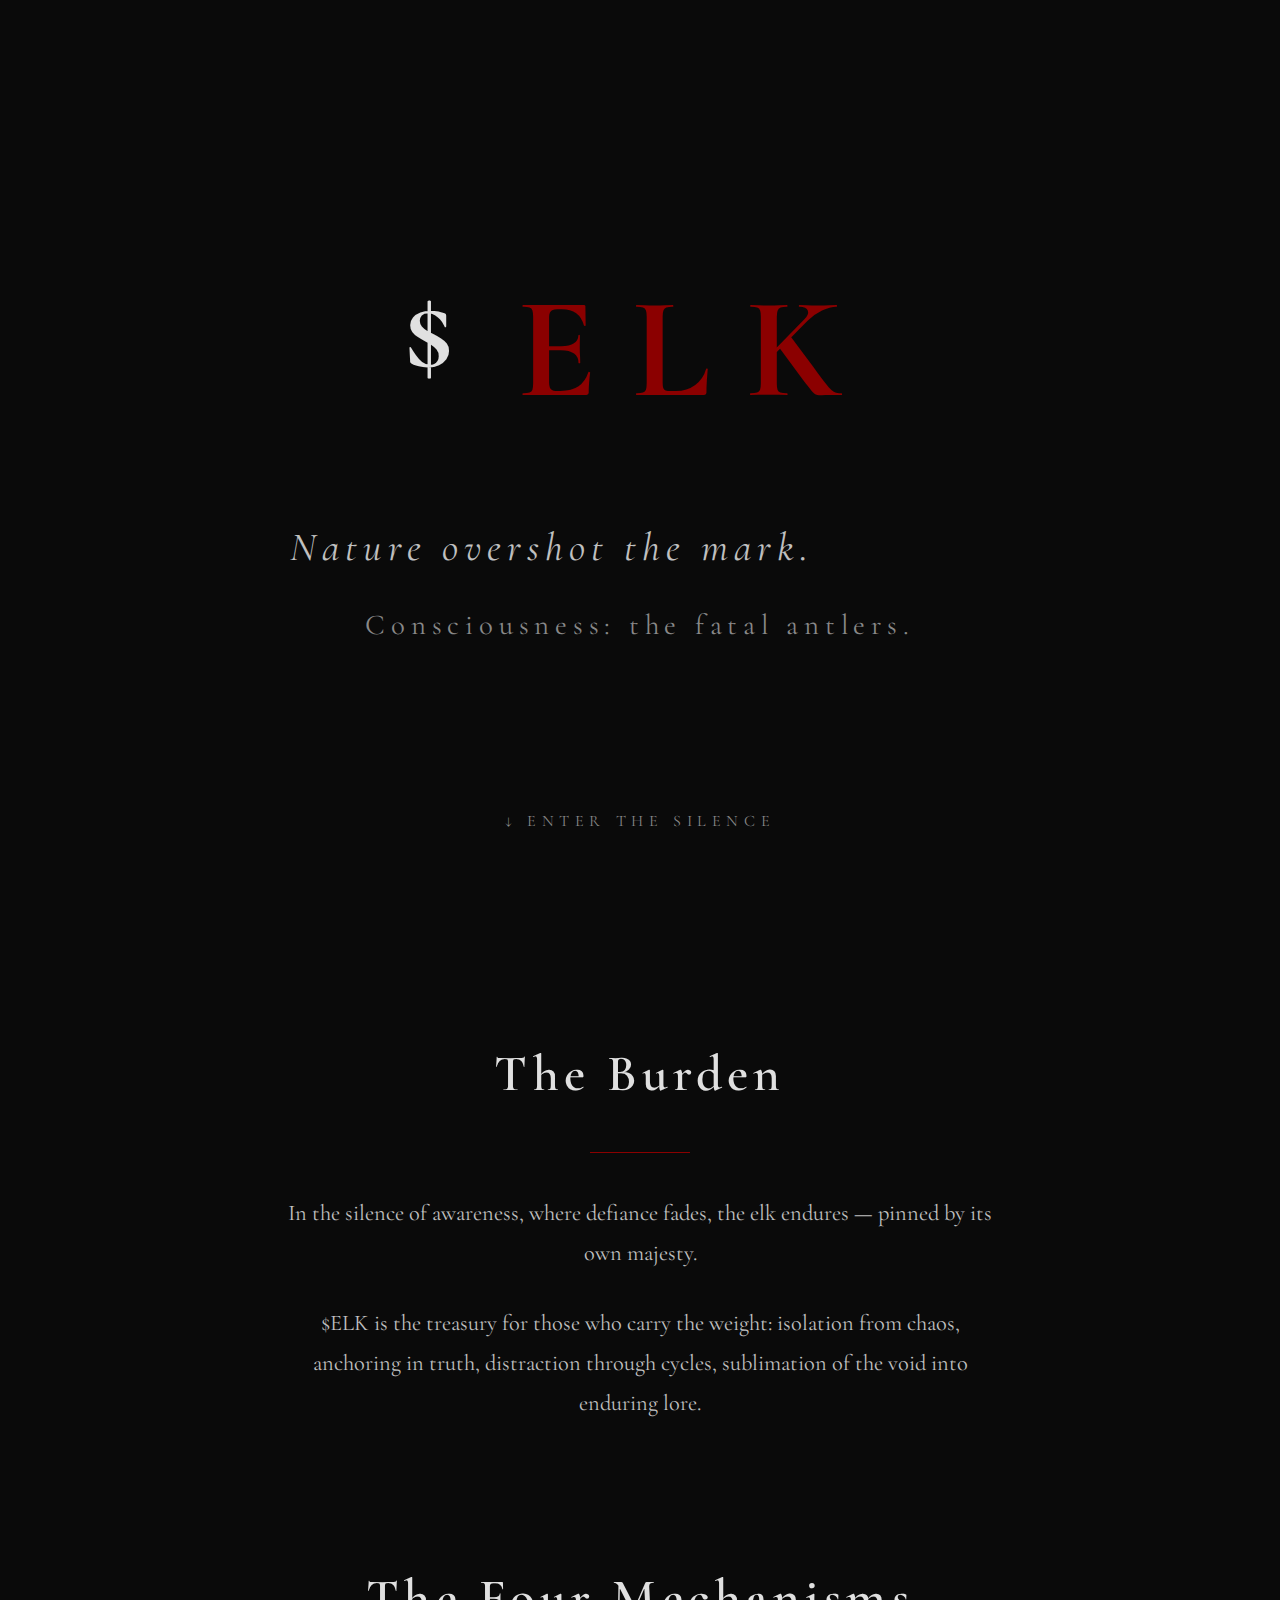
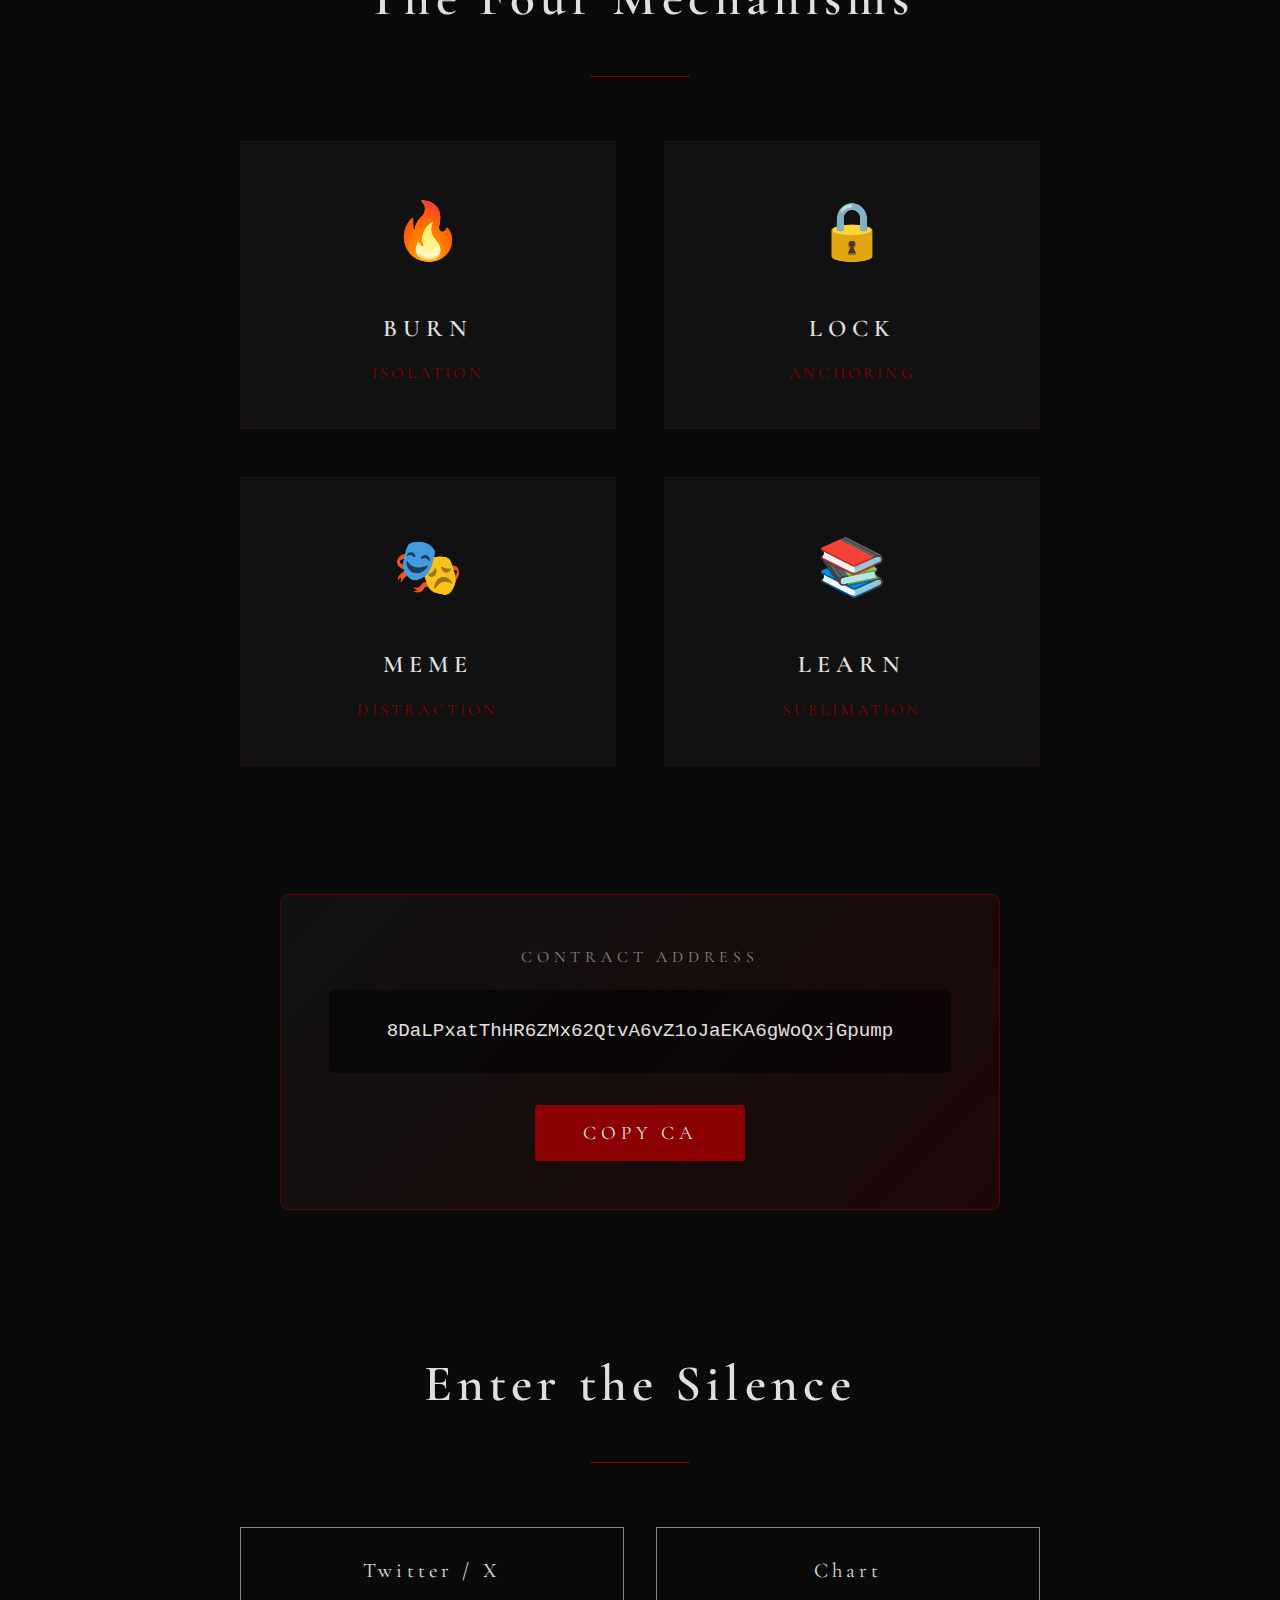
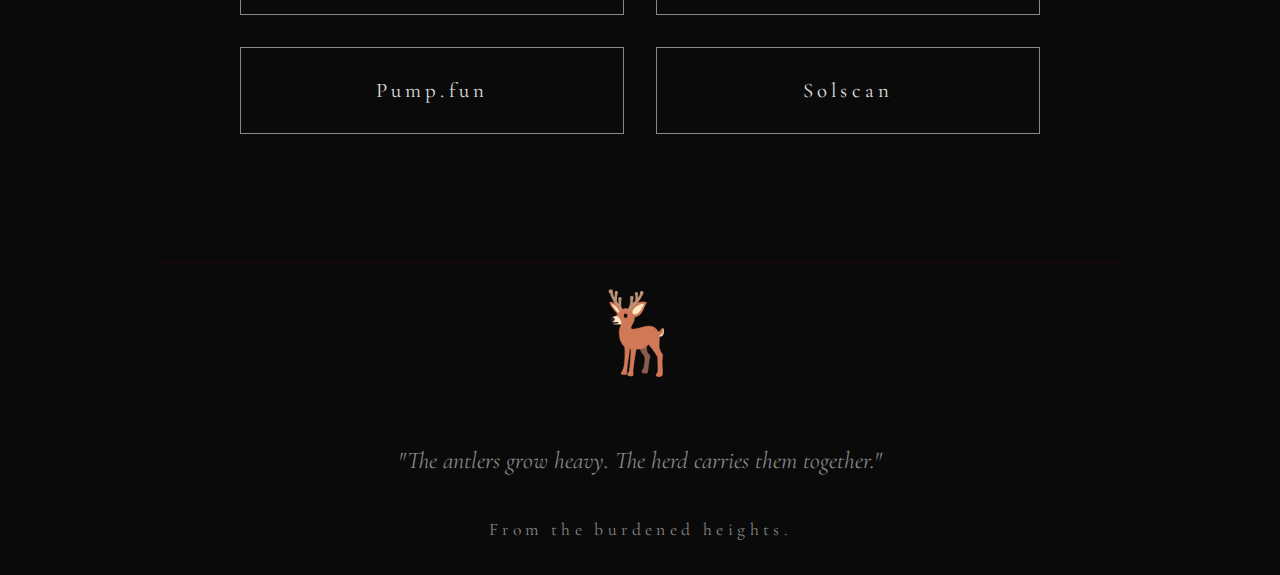
<file: elk-website-pro.html>
<!DOCTYPE html>
<html lang="en">
<head>
    <meta charset="UTF-8">
    <meta name="viewport" content="width=device-width, initial-scale=1.0">
    <meta name="description" content="ELK - Nature overshot the mark. Consciousness: the fatal antlers. A philosophical memecoin based on Zapffe's theory.">
    <meta property="og:title" content="$ELK - The Fatal Antlers">
    <meta property="og:description" content="Nature overshot the mark. Consciousness: the fatal antlers.">
    <meta property="og:image" content="https://i.imgur.com/2n3Pm17.png">
    <meta name="twitter:card" content="summary_large_image">
    <title>$ELK - The Fatal Antlers</title>
    
    <link rel="preconnect" href="https://fonts.googleapis.com">
    <link rel="preconnect" href="https://fonts.gstatic.com" crossorigin>
    <link href="https://fonts.googleapis.com/css2?family=Cormorant+Garamond:ital,wght@0,400;0,600;0,700;1,400&display=swap" rel="stylesheet">
    
    <style>
        * { margin: 0; padding: 0; box-sizing: border-box; }
        
        :root {
            --black: #0a0a0a;
            --dark: #111111;
            --blood: #8B0000;
            --blood-dim: #5c0000;
            --bone: #e0e0e0;
            --bone-dim: #888888;
            --text: #c0c0c0;
        }
        
        html { scroll-behavior: smooth; }
        
        body {
            background: var(--black);
            color: var(--bone);
            font-family: 'Cormorant Garamond', Georgia, serif;
            line-height: 1.8;
            overflow-x: hidden;
        }
        
        .container {
            max-width: 960px;
            margin: 0 auto;
            padding: 0 2rem;
            width: 100%;
        }
        
        /* Hero - Fixed spacing & more balanced logo */
        .hero {
            min-height: 100vh;
            display: flex;
            flex-direction: column;
            justify-content: center;
            align-items: center;
            text-align: center;
            position: relative;
            background: 
                linear-gradient(to bottom, rgba(10,10,10,0.5) 0%, rgba(10,10,10,0.8) 60%, rgba(10,10,10,0.95) 100%),
                url('https://i.imgur.com/2n3Pm17.png') center/cover no-repeat fixed;
        }
        
        .hero::before {
            content: '';
            position: absolute;
            inset: 0;
            background: radial-gradient(ellipse at center, transparent 40%, var(--black) 85%);
            pointer-events: none;
        }
        
        .hero-content {
            position: relative;
            z-index: 2;
        }
        
        .logo {
            font-size: clamp(4rem, 12vw, 9rem);
            font-weight: 700;
            letter-spacing: 0.25em;
            margin-bottom: 2rem;
            display: flex;
            align-items: center;
            justify-content: center;
            gap: 0.2em;
        }
        
        .logo .dollar {
            font-size: 0.8em;
            color: var(--bone);
            align-self: flex-end;
            margin-bottom: 0.4em;
        }
        
        .logo span {
            color: var(--blood);
        }
        
        .tagline {
            font-size: clamp(1.5rem, 4.5vw, 2.5rem);
            font-style: italic;
            margin: 1rem 0;
            letter-spacing: 0.15em;
        }
        
        .tagline-sub {
            font-size: clamp(1.2rem, 3.5vw, 1.8rem);
            color: var(--bone-dim);
            letter-spacing: 0.2em;
            font-weight: 400;
        }
        
        .scroll-hint {
            position: absolute;
            bottom: 4rem;
            font-size: 1rem;
            color: var(--bone-dim);
            letter-spacing: 0.35em;
            text-transform: uppercase;
            animation: pulse 2.5s ease-in-out infinite;
        }
        
        @keyframes pulse { 0%, 100% { opacity: 0.4; } 50% { opacity: 1; } }
        
        main {
            padding: 10rem 0;
        }
        
        section {
            margin-bottom: 8rem;
            text-align: center;
        }
        
        h2 {
            font-size: clamp(2.2rem, 5.5vw, 3.2rem);
            font-weight: 600;
            margin-bottom: 2.5rem;
            letter-spacing: 0.1em;
            position: relative;
        }
        
        h2::after {
            content: '';
            display: block;
            width: 100px;
            height: 1px;
            background: var(--blood);
            margin: 2rem auto 0;
        }
        
        p {
            font-size: clamp(1.2rem, 2.8vw, 1.4rem);
            max-width: 720px;
            margin: 0 auto 1.8rem;
            color: var(--text);
        }
        
        .ca-box {
            background: linear-gradient(135deg, var(--dark), rgba(139,0,0,0.15));
            border: 1px solid var(--blood-dim);
            border-radius: 8px;
            padding: 3rem;
            max-width: 720px;
            margin: 5rem auto;
        }
        
        .ca-label {
            font-size: 1rem;
            color: var(--bone-dim);
            text-transform: uppercase;
            letter-spacing: 0.3em;
            margin-bottom: 1.2rem;
        }
        
        .ca-address {
            font-family: 'Courier New', monospace;
            font-size: clamp(1rem, 2.5vw, 1.2rem);
            background: rgba(0,0,0,0.5);
            padding: 1.5rem;
            border-radius: 6px;
            margin-bottom: 2rem;
            word-break: break-all;
        }
        
        .copy-btn {
            background: var(--blood);
            color: var(--bone);
            border: none;
            padding: 1rem 3rem;
            font-size: 1.2rem;
            font-family: inherit;
            letter-spacing: 0.25em;
            text-transform: uppercase;
            cursor: pointer;
            border-radius: 4px;
            transition: all 0.4s ease;
        }
        
        .copy-btn:hover { background: var(--bone); color: var(--black); }
        .copy-btn.copied { background: #1a472a; }
        
        /* Links & Mechanisms - Forced perfect 2x2 on desktop */
        .links,
        .mechanisms {
            display: grid;
            grid-template-columns: 1fr;
            gap: 2rem;
            max-width: 800px;
            margin: 4rem auto 0;
        }
        
        @media (min-width: 768px) {
            .links,
            .mechanisms {
                grid-template-columns: repeat(2, 1fr);
            }
        }
        
        @media (min-width: 1024px) {
            .mechanisms { gap: 3rem; }
        }
        
        .links a {
            color: var(--bone);
            text-decoration: none;
            font-size: 1.3rem;
            padding: 1.5rem;
            border: 1px solid var(--bone-dim);
            transition: all 0.4s ease;
            letter-spacing: 0.2em;
        }
        
        .links a:hover {
            border-color: var(--blood);
            background: rgba(139,0,0,0.15);
        }
        
        .mechanism {
            background: var(--dark);
            border: 1px solid rgba(139,0,0,0.2);
            padding: 2.5rem;
            transition: all 0.4s ease;
        }
        
        .mechanism:hover {
            border-color: var(--blood);
            transform: translateY(-10px);
            box-shadow: 0 15px 40px rgba(139,0,0,0.3);
        }
        
        .mechanism-icon {
            font-size: 3.5rem;
            margin-bottom: 1.5rem;
        }
        
        .mechanism h3 {
            font-size: 1.5rem;
            font-weight: 600;
            letter-spacing: 0.25em;
            margin-bottom: 0.6rem;
        }
        
        .mechanism span {
            font-size: 1rem;
            color: var(--blood);
            text-transform: uppercase;
            letter-spacing: 0.2em;
        }
        
        footer {
            text-align: center;
            padding: 8rem 2rem 5rem;
            border-top: 1px solid rgba(139,0,0,0.2);
        }
        
        .footer-elk { font-size: 5rem; margin-bottom: 2rem; }
        
        .footer-quote {
            font-style: italic;
            font-size: 1.5rem;
            color: var(--bone-dim);
            max-width: 700px;
            margin: 0 auto 2rem;
        }
        
        .footer-text {
            font-size: 1.1rem;
            color: var(--bone-dim);
            letter-spacing: 0.25em;
        }
        
        @media (max-width: 768px) {
            main { padding: 7rem 0; }
            .ca-box { padding: 2.5rem; }
        }
    </style>
</head>
<body>
    <section class="hero">
        <div class="hero-content container">
            <h1 class="logo"><span class="dollar">$</span><span>ELK</span></h1>
            <p class="tagline">Nature overshot the mark.</p>
            <p class="tagline-sub">Consciousness: the fatal antlers.</p>
        </div>
        <div class="scroll-hint">↓ Enter the silence</div>
    </section>

    <main class="container">
        <section>
            <h2>The Burden</h2>
            <p>In the silence of awareness, where defiance fades, the elk endures — pinned by its own majesty.</p>
            <p>$ELK is the treasury for those who carry the weight: isolation from chaos, anchoring in truth, distraction through cycles, sublimation of the void into enduring lore.</p>
        </section>

        <section>
            <h2>The Four Mechanisms</h2>
            <div class="mechanisms">
                <div class="mechanism">
                    <div class="mechanism-icon">🔥</div>
                    <h3>BURN</h3>
                    <span>Isolation</span>
                </div>
                <div class="mechanism">
                    <div class="mechanism-icon">🔒</div>
                    <h3>LOCK</h3>
                    <span>Anchoring</span>
                </div>
                <div class="mechanism">
                    <div class="mechanism-icon">🎭</div>
                    <h3>MEME</h3>
                    <span>Distraction</span>
                </div>
                <div class="mechanism">
                    <div class="mechanism-icon">📚</div>
                    <h3>LEARN</h3>
                    <span>Sublimation</span>
                </div>
            </div>
        </section>

        <section>
            <div class="ca-box">
                <div class="ca-label">Contract Address</div>
                <div class="ca-address" id="ca">8DaLPxatThHR6ZMx62QtvA6vZ1oJaEKA6gWoQxjGpump</div>
                <button class="copy-btn" onclick="copyCA()">Copy CA</button>
            </div>
        </section>

        <section>
            <h2>Enter the Silence</h2>
            <div class="links">
                <a href="https://x.com/ElkBurden" target="_blank">Twitter / X</a>
                <a href="https://birdeye.so/solana/token/8DaLPxatThHR6ZMx62QtvA6vZ1oJaEKA6gWoQxjGpump" target="_blank">Chart</a>
                <a href="https://pump.fun/coin/8DaLPxatThHR6ZMx62QtvA6vZ1oJaEKA6gWoQxjGpump" target="_blank">Pump.fun</a>
                <a href="https://solscan.io/token/8DaLPxatThHR6ZMx62QtvA6vZ1oJaEKA6gWoQxjGpump" target="_blank">Solscan</a>
            </div>
        </section>
    </main>

    <footer class="container">
        <div class="footer-elk">🦌</div>
        <p class="footer-quote">"The antlers grow heavy. The herd carries them together."</p>
        <p class="footer-text">From the burdened heights.</p>
    </footer>

    <script>
        function copyCA() {
            const ca = '8DaLPxatThHR6ZMx62QtvA6vZ1oJaEKA6gWoQxjGpump';
            navigator.clipboard.writeText(ca).then(() => {
                const btn = document.querySelector('.copy-btn');
                btn.textContent = 'Copied!';
                btn.classList.add('copied');
                setTimeout(() => {
                    btn.textContent = 'Copy CA';
                    btn.classList.remove('copied');
                }, 2000);
            });
        }
    </script>
</body>
</html>
</file>
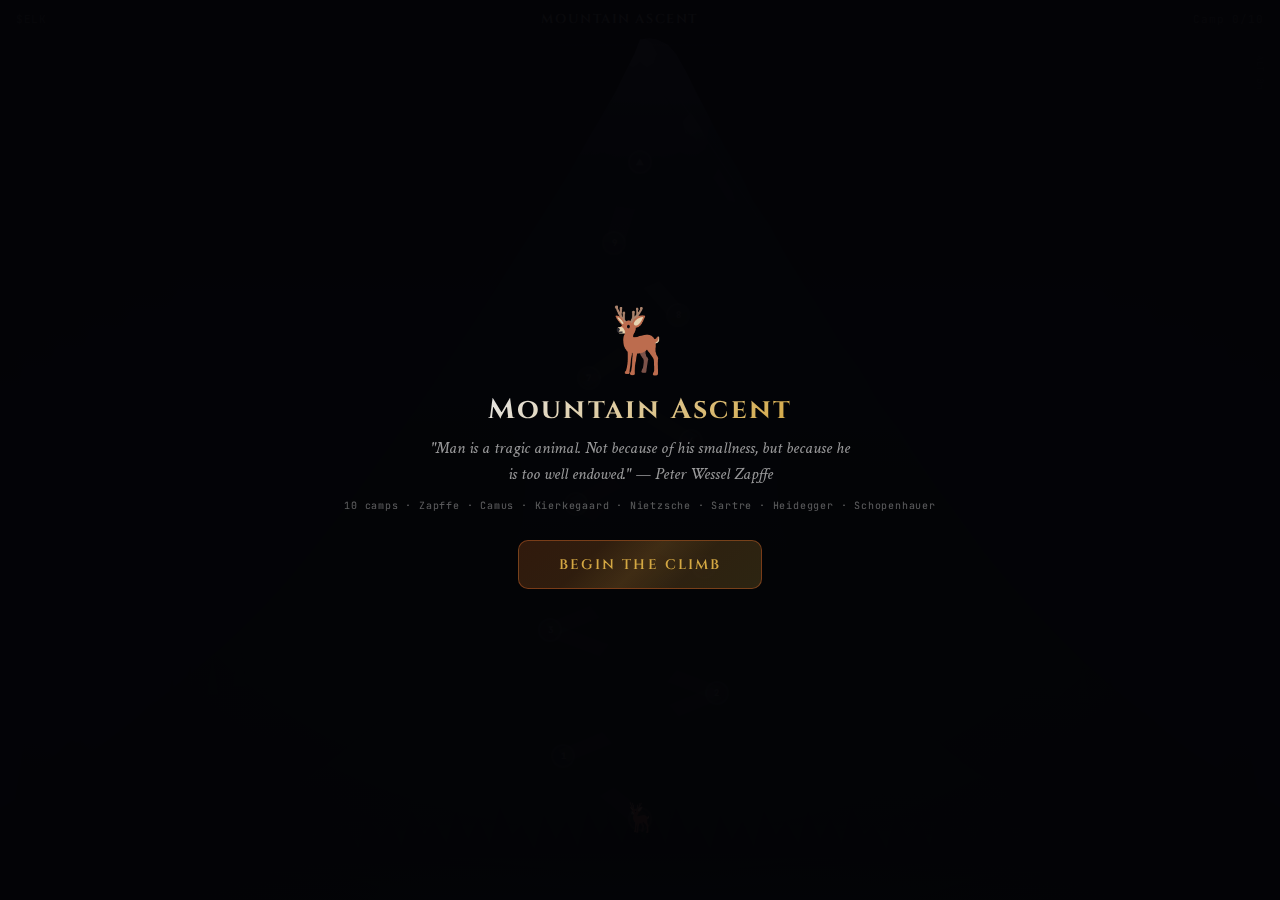
<file: game.html>
<!DOCTYPE html>
<html lang="en">
<head>
<meta charset="UTF-8">
<meta name="viewport" content="width=device-width, initial-scale=1.0, user-scalable=no">
<title>$ELK Mountain Ascent — Climb the Summit of Consciousness</title>
<meta name="description" content="A philosophical mountain climbing quiz game. Guide the elk from base camp to the summit by answering questions inspired by existential philosophy.">
<meta property="og:title" content="$ELK Mountain Ascent">
<meta property="og:description" content="Carry the antlers to the summit. A philosophical climbing game.">
<link href="https://fonts.googleapis.com/css2?family=Cinzel:wght@400;600;700&family=Crimson+Text:ital,wght@0,400;0,600;1,400&family=JetBrains+Mono:wght@300;400;700&display=swap" rel="stylesheet">
<style>
*,*::before,*::after{margin:0;padding:0;box-sizing:border-box}
:root{
  --bg:#050508;
  --mountain-dark:#0d1117;
  --mountain-mid:#141e2a;
  --mountain-light:#1a2634;
  --green-deep:#0f2918;
  --green-mid:#1a3d24;
  --purple-deep:#1a0f2e;
  --purple-mid:#2d1b4e;
  --fog:#8899aa;
  --gold:#d4a843;
  --gold-bright:#f0c75e;
  --campfire:#e8712a;
  --campfire-glow:rgba(232,113,42,0.3);
  --text-primary:rgba(255,255,255,0.9);
  --text-secondary:rgba(255,255,255,0.6);
  --text-dim:rgba(255,255,255,0.35);
  --glass:rgba(255,255,255,0.05);
  --glass-border:rgba(255,255,255,0.08);
}
html,body{
  width:100%;height:100%;overflow:hidden;
  font-family:'Crimson Text',Georgia,serif;
  background:var(--bg);color:var(--text-primary);
}
body{display:flex;flex-direction:column;position:relative}

/* ── Mountain Scene ── */
.scene{position:relative;flex:1;overflow:hidden;min-height:0}

/* Sky gradient — transitions through elevation */
.sky{
  position:absolute;inset:0;
  background:linear-gradient(180deg,#030308 0%,#060812 20%,#0a0e1e 45%,#0e1528 70%,#111d30 100%);
  transition:background 2.5s ease;
}
.sky.mid{
  background:linear-gradient(180deg,#020206 0%,#040610 20%,#070a1a 50%,#0a1020 100%);
}
.sky.high{
  background:linear-gradient(180deg,#010104 0%,#030308 15%,#050710 40%,#070a16 100%);
}

/* Stars */
.stars{position:absolute;inset:0;opacity:0;transition:opacity 3s ease}
.stars.dim{opacity:0.4}
.stars.visible{opacity:1}
.star{
  position:absolute;width:2px;height:2px;background:#fff;border-radius:50%;
  animation:twinkle var(--d,3s) ease-in-out infinite alternate;
  opacity:var(--o,0.6);
}
@keyframes twinkle{0%{opacity:var(--o,0.4);transform:scale(1)}100%{opacity:1;transform:scale(1.3)}}

/* Shooting stars */
.shooting-star{
  position:absolute;width:2px;height:2px;background:#fff;border-radius:50%;
  opacity:0;z-index:4;
}
.shooting-star.active{
  animation:shoot var(--dur,1.2s) linear forwards;
}
@keyframes shoot{
  0%{opacity:0;transform:translate(0,0);box-shadow:0 0 2px #fff,0 0 6px rgba(180,200,255,0.5)}
  10%{opacity:1}
  90%{opacity:0.8}
  100%{opacity:0;transform:translate(var(--dx,-200px),var(--dy,120px));box-shadow:none}
}

/* Aurora borealis */
.aurora{
  position:absolute;top:0;left:0;right:0;height:40%;
  opacity:0;transition:opacity 4s ease;
  pointer-events:none;z-index:1;
  overflow:hidden;
}
.aurora.visible{opacity:1}
.aurora-band{
  position:absolute;width:200%;left:-50%;
  height:60px;
  border-radius:50%;
  filter:blur(30px);
  opacity:0.15;
  animation:aurora-wave var(--speed,12s) ease-in-out infinite alternate;
}
.aurora-band:nth-child(1){
  top:15%;background:linear-gradient(90deg,transparent,#1a6b4a,#2dd47b,#1a6b4a,transparent);
  --speed:14s;
}
.aurora-band:nth-child(2){
  top:22%;background:linear-gradient(90deg,transparent,#1a4a6b,#2db4d4,#1a4a6b,transparent);
  --speed:18s;animation-direction:alternate-reverse;
}
.aurora-band:nth-child(3){
  top:10%;background:linear-gradient(90deg,transparent,#4a1a6b,#8b2dd4,#4a1a6b,transparent);
  --speed:22s;opacity:0.08;
}
@keyframes aurora-wave{
  0%{transform:translateX(-15%) scaleY(1)}
  50%{transform:translateX(10%) scaleY(1.5)}
  100%{transform:translateX(-5%) scaleY(0.8)}
}

/* Wind particles */
.wind-particles{
  position:absolute;inset:0;pointer-events:none;z-index:7;
  opacity:0;transition:opacity 2s ease;
}
.wind-particles.visible{opacity:1}
.wind-particle{
  position:absolute;width:var(--w,20px);height:1px;
  background:linear-gradient(90deg,transparent,rgba(255,255,255,var(--o,0.08)),transparent);
  animation:wind var(--speed,6s) linear infinite;
  animation-delay:var(--delay,0s);
}
@keyframes wind{
  0%{transform:translateX(-100px);opacity:0}
  20%{opacity:1}
  80%{opacity:1}
  100%{transform:translateX(calc(100vw + 100px));opacity:0}
}

/* Snow particles (high altitude) */
.snow-particles{
  position:absolute;top:0;left:0;right:0;height:50%;
  pointer-events:none;z-index:7;
  opacity:0;transition:opacity 3s ease;
}
.snow-particles.visible{opacity:1}
.snow-p{
  position:absolute;width:var(--s,2px);height:var(--s,2px);
  background:rgba(255,255,255,var(--o,0.3));border-radius:50%;
  animation:snowfall var(--dur,8s) linear infinite;
  animation-delay:var(--delay,0s);
}
@keyframes snowfall{
  0%{transform:translate(0,-10px);opacity:0}
  10%{opacity:1}
  90%{opacity:0.5}
  100%{transform:translate(var(--drift,20px),calc(50vh));opacity:0}
}

/* ── THE MOUNTAIN — Full-viewport layered landscape ── */
.mountain-wrap{
  position:absolute;bottom:0;left:0;right:0;height:100%;
  pointer-events:none;
}

/* Main mountain SVG — spans full width */
.mountain-svg{
  position:absolute;bottom:0;left:50%;transform:translateX(-50%);
  width:220%;height:100%;
}

/* Trail and stations */
.station{
  position:absolute;transform:translate(-50%,-50%);
  width:24px;height:24px;border-radius:50%;
  border:2px solid var(--glass-border);
  background:var(--glass);
  transition:all 0.8s ease;
  cursor:default;
  z-index:15;
}
.station.reached{
  border-color:var(--campfire);
  background:var(--campfire-glow);
  box-shadow:0 0 20px var(--campfire-glow),0 0 40px rgba(232,113,42,0.15);
}
.station.reached::after{
  content:'';position:absolute;inset:-6px;border-radius:50%;
  background:radial-gradient(circle,rgba(232,113,42,0.25) 0%,transparent 70%);
  animation:fire-pulse 2s ease-in-out infinite alternate;
}
.station.reached::before{
  content:'🔥';position:absolute;top:-16px;left:50%;transform:translateX(-50%);
  font-size:11px;
  animation:flame-flicker 0.4s ease-in-out infinite alternate;
  opacity:0.8;
}
.station.summit.reached{
  border-color:var(--gold);
  background:rgba(212,168,67,0.3);
  box-shadow:0 0 30px rgba(212,168,67,0.4),0 0 60px rgba(212,168,67,0.15);
}
.station.summit.reached::before{content:'⭐';font-size:12px;top:-18px}
.station-num{
  position:absolute;inset:0;display:flex;align-items:center;justify-content:center;
  font-family:'JetBrains Mono',monospace;font-size:9px;font-weight:700;
  color:var(--text-dim);transition:color 0.6s;
}
.station.reached .station-num{color:var(--text-primary)}
@keyframes fire-pulse{0%{opacity:0.5;transform:scale(1)}100%{opacity:1;transform:scale(1.4)}}
@keyframes flame-flicker{0%{transform:translateX(-50%) scale(1) rotate(-3deg)}100%{transform:translateX(-50%) scale(1.1) rotate(3deg)}}

/* Trail line */
.trail-line{position:absolute;z-index:12}
.trail-line line{
  stroke:rgba(255,255,255,0.06);stroke-width:1.5;
  stroke-dasharray:4 6;
}
.trail-line line.active{
  stroke:rgba(232,113,42,0.35);
  stroke-width:2;
  filter:drop-shadow(0 0 3px rgba(232,113,42,0.3));
  transition:all 1s ease;
}

/* Elk character */
.elk{
  position:absolute;transform:translate(-50%,-50%);
  font-size:28px;z-index:16;
  transition:left 1.2s cubic-bezier(0.34,1.56,0.64,1),
             top 1.2s cubic-bezier(0.34,1.56,0.64,1);
  filter:drop-shadow(0 0 12px rgba(232,113,42,0.4));
  line-height:1;
}
.elk.idle{
  animation:elk-breathe 3s ease-in-out infinite;
}
@keyframes elk-breathe{
  0%,100%{transform:translate(-50%,-50%) scale(1)}
  50%{transform:translate(-50%,-50%) scale(1.04) translateY(-1px)}
}
.elk.slip{
  animation:slip 0.7s ease;
}
@keyframes slip{
  0%{transform:translate(-50%,-50%) rotate(0)}
  15%{transform:translate(-50%,-50%) rotate(-20deg) translateY(6px)}
  35%{transform:translate(-50%,-50%) rotate(12deg) translateY(10px)}
  60%{transform:translate(-50%,-50%) rotate(-5deg) translateY(4px)}
  100%{transform:translate(-50%,-50%) rotate(0)}
}
.elk.climb{
  animation:elk-climb 1.2s ease;
}
@keyframes elk-climb{
  0%{transform:translate(-50%,-50%) scale(1)}
  30%{transform:translate(-50%,-50%) scale(1.12) translateY(-4px)}
  60%{transform:translate(-50%,-50%) scale(1.05)}
  100%{transform:translate(-50%,-50%) scale(1)}
}
.elk.celebrate{
  animation:elk-celebrate 1s ease infinite alternate;
}
@keyframes elk-celebrate{
  0%{transform:translate(-50%,-50%) scale(1)}
  100%{transform:translate(-50%,-50%) scale(1.18) translateY(-8px)}
}

/* Fog layers */
.fog{position:absolute;bottom:0;left:0;right:0;pointer-events:none;z-index:6;transition:opacity 3s ease}
.fog-layer{
  position:absolute;bottom:0;left:-30%;width:160%;
  background:linear-gradient(180deg,transparent 0%,rgba(100,120,140,0.06) 30%,rgba(80,100,120,0.12) 100%);
  animation:fog-drift var(--speed,40s) ease-in-out infinite;
  opacity:var(--opacity,0.6);
}
.fog-layer:nth-child(2){animation-direction:reverse}
@keyframes fog-drift{
  0%{transform:translateX(-12%) scaleY(1)}
  33%{transform:translateX(8%) scaleY(1.1)}
  66%{transform:translateX(-5%) scaleY(0.9)}
  100%{transform:translateX(-12%) scaleY(1)}
}

/* Mountain glow */
.mountain-glow{
  position:absolute;bottom:20%;left:45%;width:180px;height:300px;
  background:radial-gradient(ellipse,rgba(232,113,42,0.04) 0%,transparent 70%);
  pointer-events:none;z-index:3;
  opacity:0;transition:opacity 3s ease;
}
.mountain-glow.visible{opacity:1}

/* ── UI Overlay ── */
.ui-overlay{
  position:absolute;inset:0;display:flex;flex-direction:column;
  justify-content:flex-end;align-items:center;
  padding:12px;z-index:20;pointer-events:none;
}

/* Top bar */
.top-bar{
  position:absolute;top:0;left:0;right:0;
  display:flex;justify-content:space-between;align-items:center;
  padding:10px 16px;pointer-events:auto;
  background:linear-gradient(180deg,rgba(0,0,0,0.7) 0%,rgba(0,0,0,0.2) 60%,transparent 100%);
}
.game-title{
  font-family:'Cinzel',serif;font-size:13px;font-weight:600;
  letter-spacing:0.12em;text-transform:uppercase;color:var(--text-secondary);
}
.level-display{
  font-family:'JetBrains Mono',monospace;font-size:11px;
  color:var(--text-dim);letter-spacing:0.08em;
}
.home-link{
  color:var(--text-dim);text-decoration:none;font-size:11px;
  font-family:'JetBrains Mono',monospace;letter-spacing:0.05em;
  transition:color 0.3s;
}
.home-link:hover{color:var(--text-primary)}

/* Altitude indicator */
.altitude{
  position:absolute;top:55px;right:14px;
  font-family:'JetBrains Mono',monospace;font-size:9px;
  color:var(--text-dim);letter-spacing:0.08em;
  writing-mode:vertical-rl;text-orientation:mixed;
  opacity:0.4;pointer-events:none;z-index:25;
}

/* ── Question panel — compact, translucent, bottom-hugging ── */
.question-panel{
  pointer-events:auto;
  width:100%;max-width:480px;
  background:linear-gradient(135deg,rgba(5,8,16,0.62) 0%,rgba(8,14,26,0.68) 100%);
  backdrop-filter:blur(20px);
  border:1px solid rgba(255,255,255,0.05);
  border-radius:12px;
  padding:14px 16px;
  transform:translateY(0);
  transition:transform 0.5s cubic-bezier(0.34,1.56,0.64,1),opacity 0.4s ease;
  opacity:1;
  margin-bottom:env(safe-area-inset-bottom,0);
  box-shadow:0 -2px 16px rgba(0,0,0,0.25);
  max-height:calc(36vh);
  overflow-y:auto;
}
.question-panel.hidden{
  transform:translateY(30px);opacity:0;pointer-events:none;
}
.question-level{
  font-family:'JetBrains Mono',monospace;font-size:9px;
  color:var(--campfire);letter-spacing:0.15em;text-transform:uppercase;
  margin-bottom:1px;
}
.question-philosopher{
  font-family:'JetBrains Mono',monospace;font-size:8px;
  color:var(--text-dim);letter-spacing:0.1em;
  margin-bottom:6px;
}
.question-text{
  font-family:'Crimson Text',serif;font-size:15px;line-height:1.4;
  color:var(--text-primary);margin-bottom:10px;
  font-style:italic;
}
.options{display:flex;flex-direction:column;gap:4px}
.option-btn{
  display:flex;align-items:flex-start;gap:8px;
  width:100%;padding:8px 12px;
  background:rgba(255,255,255,0.025);
  border:1px solid rgba(255,255,255,0.05);
  border-radius:7px;
  color:var(--text-secondary);
  font-family:'Crimson Text',serif;font-size:14px;line-height:1.3;
  text-align:left;cursor:pointer;
  transition:all 0.25s ease;
  -webkit-tap-highlight-color:transparent;
  touch-action:manipulation;
  min-height:34px;
  position:relative;
  overflow:hidden;
}
.option-btn::before{
  content:'';position:absolute;inset:0;
  background:linear-gradient(135deg,rgba(255,255,255,0.03),transparent);
  opacity:0;transition:opacity 0.3s;
}
.option-btn:hover{
  background:rgba(255,255,255,0.07);
  border-color:rgba(255,255,255,0.12);
  color:var(--text-primary);
  transform:translateX(2px);
}
.option-btn:hover::before{opacity:1}
.option-btn:active{transform:scale(0.98)}
.option-btn .opt-letter{
  font-family:'JetBrains Mono',monospace;font-size:11px;font-weight:700;
  color:var(--text-dim);min-width:18px;padding-top:1px;
  transition:color 0.3s;
}
.option-btn:hover .opt-letter{color:var(--campfire)}
.option-btn.correct{
  background:rgba(34,197,94,0.15);border-color:rgba(34,197,94,0.4);
  color:#6ee7a0;
  animation:correct-pulse 0.6s ease;
}
@keyframes correct-pulse{
  0%{box-shadow:0 0 0 0 rgba(34,197,94,0.3)}
  50%{box-shadow:0 0 0 8px rgba(34,197,94,0)}
  100%{box-shadow:none}
}
.option-btn.wrong{
  background:rgba(239,68,68,0.12);border-color:rgba(239,68,68,0.3);
  color:#fca5a5;
  animation:wrong-shake 0.4s ease;
}
@keyframes wrong-shake{
  0%,100%{transform:translateX(0)}
  20%{transform:translateX(-6px)}
  40%{transform:translateX(6px)}
  60%{transform:translateX(-4px)}
  80%{transform:translateX(4px)}
}
.option-btn.disabled{pointer-events:none;opacity:0.5}

/* Feedback toast */
.feedback{
  position:absolute;left:50%;transform:translateX(-50%);
  bottom:calc(100% + 8px);
  background:rgba(5,8,16,0.82);
  backdrop-filter:blur(12px);
  border:1px solid rgba(255,255,255,0.05);
  border-radius:8px;
  padding:8px 14px;
  font-family:'Crimson Text',serif;font-size:13px;font-style:italic;
  color:var(--text-secondary);line-height:1.35;
  text-align:center;
  opacity:0;transform:translateX(-50%) translateY(10px);
  transition:all 0.5s ease;
  pointer-events:none;
  max-width:88vw;
  white-space:normal;
}
.feedback.visible{
  opacity:1;transform:translateX(-50%) translateY(0);
}

/* ── Start Screen ── */
.screen-overlay{
  position:absolute;inset:0;z-index:50;
  display:flex;flex-direction:column;align-items:center;justify-content:center;
  padding:24px;
  background:rgba(3,3,6,0.96);
  transition:opacity 1s ease;
  text-align:center;
}
.screen-overlay.hidden{opacity:0;pointer-events:none}
.start-elk{
  font-size:64px;margin-bottom:16px;line-height:1;
  animation:elk-breathe 3s ease-in-out infinite;
}
.start-title{
  font-family:'Cinzel',serif;font-size:28px;font-weight:700;
  letter-spacing:0.08em;margin-bottom:8px;
  background:linear-gradient(135deg,var(--text-primary),var(--gold));
  -webkit-background-clip:text;-webkit-text-fill-color:transparent;
  background-clip:text;
}
.start-sub{
  font-family:'Crimson Text',serif;font-size:17px;font-style:italic;
  color:var(--text-secondary);margin-bottom:12px;max-width:420px;line-height:1.5;
}
.start-hint{
  font-family:'JetBrains Mono',monospace;font-size:10px;
  color:var(--text-dim);margin-bottom:28px;letter-spacing:0.08em;
}
.start-btn,.summit-btn{
  font-family:'Cinzel',serif;font-size:14px;font-weight:600;
  letter-spacing:0.15em;text-transform:uppercase;
  padding:14px 40px;
  background:linear-gradient(135deg,rgba(232,113,42,0.2),rgba(212,168,67,0.2));
  border:1px solid rgba(232,113,42,0.4);
  border-radius:10px;
  color:var(--gold);cursor:pointer;
  transition:all 0.3s ease;
  -webkit-tap-highlight-color:transparent;
  touch-action:manipulation;
  min-height:44px;
  position:relative;
  overflow:hidden;
}
.start-btn::after{
  content:'';position:absolute;inset:0;
  background:linear-gradient(135deg,transparent 30%,rgba(212,168,67,0.1) 50%,transparent 70%);
  animation:btn-shimmer 3s ease-in-out infinite;
}
@keyframes btn-shimmer{
  0%{transform:translateX(-100%)}
  100%{transform:translateX(100%)}
}
.start-btn:hover,.summit-btn:hover{
  background:linear-gradient(135deg,rgba(232,113,42,0.3),rgba(212,168,67,0.3));
  box-shadow:0 0 30px rgba(232,113,42,0.2);
  transform:translateY(-2px);
}
.start-btn:active,.summit-btn:active{transform:scale(0.97)}

/* ── Summit Screen ── */
.summit-screen{
  position:absolute;inset:0;z-index:60;
  display:flex;flex-direction:column;align-items:center;justify-content:center;
  padding:24px;text-align:center;
  background:radial-gradient(ellipse at 50% 35%,rgba(212,168,67,0.12) 0%,rgba(5,5,10,0.98) 55%);
  opacity:0;pointer-events:none;
  transition:opacity 1.5s ease;
}
.summit-screen.visible{opacity:1;pointer-events:auto}
.summit-stars{position:absolute;inset:0;overflow:hidden;pointer-events:none}
.summit-burst{
  position:absolute;width:4px;height:4px;border-radius:50%;
  background:var(--gold);
  animation:burst var(--d,2s) ease-out infinite;
  opacity:0;
}
@keyframes burst{
  0%{opacity:0;transform:translate(0,0) scale(0)}
  20%{opacity:1;transform:translate(var(--tx),var(--ty)) scale(1)}
  100%{opacity:0;transform:translate(calc(var(--tx)*2.5),calc(var(--ty)*2.5)) scale(0)}
}
.summit-ring{
  position:absolute;left:50%;top:38%;transform:translate(-50%,-50%);
  width:120px;height:120px;border-radius:50%;
  border:1px solid rgba(212,168,67,0.2);
  animation:ring-expand 3s ease-out infinite;
  pointer-events:none;
}
.summit-ring:nth-child(2){animation-delay:1s}
.summit-ring:nth-child(3){animation-delay:2s}
@keyframes ring-expand{
  0%{width:80px;height:80px;opacity:0.5;border-color:rgba(212,168,67,0.3)}
  100%{width:300px;height:300px;opacity:0;border-color:rgba(212,168,67,0)}
}
.summit-elk{font-size:72px;margin-bottom:16px;line-height:1;position:relative;z-index:1}
.summit-crown{
  position:absolute;top:-20px;left:50%;transform:translateX(-50%);
  font-size:30px;animation:float 2s ease-in-out infinite alternate;
}
@keyframes float{0%{transform:translateX(-50%) translateY(0)}100%{transform:translateX(-50%) translateY(-8px)}}
.summit-title{
  font-family:'Cinzel',serif;font-size:24px;font-weight:700;
  color:var(--gold);letter-spacing:0.08em;margin-bottom:12px;
  position:relative;z-index:1;
  text-shadow:0 0 30px rgba(212,168,67,0.3);
}
.summit-msg{
  font-family:'Crimson Text',serif;font-size:17px;font-style:italic;
  color:var(--text-secondary);margin-bottom:24px;max-width:420px;line-height:1.5;
  position:relative;z-index:1;
}
.summit-stats{
  display:flex;gap:24px;margin-bottom:28px;position:relative;z-index:1;
  flex-wrap:wrap;justify-content:center;
}
.stat{display:flex;flex-direction:column;align-items:center;gap:4px}
.stat-val{
  font-family:'JetBrains Mono',monospace;font-size:20px;font-weight:700;
  color:var(--gold-bright);
}
.stat-label{
  font-family:'JetBrains Mono',monospace;font-size:10px;
  color:var(--text-dim);letter-spacing:0.1em;text-transform:uppercase;
}
.summit-actions{
  display:flex;gap:12px;flex-wrap:wrap;justify-content:center;
  position:relative;z-index:1;
}
.summit-btn.share{
  background:linear-gradient(135deg,rgba(212,168,67,0.25),rgba(240,199,94,0.25));
  border-color:var(--gold);
}
.summit-btn.replay{
  background:var(--glass);border-color:var(--glass-border);color:var(--text-secondary);
}
.summit-btn.replay:hover{color:var(--text-primary)}
.share-toast{
  font-family:'JetBrains Mono',monospace;font-size:11px;
  color:var(--gold);margin-top:8px;opacity:0;transition:opacity 0.3s;
  position:relative;z-index:1;
}
.share-toast.visible{opacity:1}

/* Progress bar */
.progress-wrap{
  position:absolute;top:44px;left:16px;right:16px;
  height:2px;background:rgba(255,255,255,0.04);border-radius:2px;
  overflow:hidden;z-index:25;
}
.progress-bar{
  height:100%;width:0%;
  background:linear-gradient(90deg,var(--campfire),var(--gold));
  border-radius:2px;
  transition:width 1s cubic-bezier(0.34,1.56,0.64,1);
  box-shadow:0 0 6px rgba(232,113,42,0.3);
}

/* Golden glow at summit */
.summit-glow{
  position:absolute;top:3%;left:50%;transform:translateX(-50%);
  width:300px;height:300px;
  background:radial-gradient(circle,rgba(212,168,67,0.15) 0%,rgba(212,168,67,0.04) 40%,transparent 70%);
  border-radius:50%;opacity:0;
  transition:opacity 2.5s ease;
  z-index:3;pointer-events:none;
}
.summit-glow.visible{opacity:1}

/* Elevation vignette */
.vignette{
  position:absolute;inset:0;
  background:radial-gradient(ellipse at 50% 50%,transparent 55%,rgba(0,0,0,0.5) 100%);
  pointer-events:none;z-index:8;
  transition:background 2s ease;
}

/* Responsive */
@media(max-width:480px){
  .question-text{font-size:14px}
  .option-btn{font-size:13px;padding:7px 10px}
  .options{gap:3px}
  .start-title{font-size:22px}
  .summit-title{font-size:20px}
  .station{width:20px;height:20px}
  .station-num{font-size:7px}
  .station.reached::before{font-size:9px;top:-14px}
  .elk{font-size:22px}
  .question-panel{padding:10px 12px;border-radius:10px;max-height:38vh}
  .top-bar{padding:8px 12px}
  .summit-stats{gap:16px}
  .altitude{display:none}
}
@media(max-width:360px){
  .question-panel{padding:8px 10px;max-height:40vh}
  .question-text{font-size:13px;margin-bottom:8px}
  .option-btn{font-size:12px;padding:6px 8px;gap:5px;min-height:30px}
  .options{gap:3px}
}
@media(min-height:800px){
  .question-panel{margin-bottom:16px;max-height:34vh}
}
</style>
</head>
<body>

<!-- Start Screen -->
<div class="screen-overlay" id="startScreen">
  <div class="start-elk">🦌</div>
  <h1 class="start-title">Mountain Ascent</h1>
  <p class="start-sub">"Man is a tragic animal. Not because of his smallness, but because he is too well endowed." — Peter Wessel Zapffe</p>
  <p class="start-hint">10 camps · Zapffe · Camus · Kierkegaard · Nietzsche · Sartre · Heidegger · Schopenhauer</p>
  <button class="start-btn" id="startBtn" onclick="startGame()">Begin the Climb</button>
</div>

<!-- Summit Screen -->
<div class="summit-screen" id="summitScreen">
  <div class="summit-stars" id="summitStars"></div>
  <div class="summit-ring"></div>
  <div class="summit-ring"></div>
  <div class="summit-ring"></div>
  <div style="position:relative;display:inline-block">
    <div class="summit-crown">👑</div>
    <div class="summit-elk">🦌</div>
  </div>
  <h2 class="summit-title">Summit Reached</h2>
  <p class="summit-msg">You have carried the antlers to the summit. The burden becomes beautiful when shared. 🦌</p>
  <div class="summit-stats" id="summitStats"></div>
  <div class="summit-actions">
    <button class="summit-btn share" onclick="shareResult()">Share Your Climb</button>
    <button class="summit-btn replay" onclick="restartGame()">Climb Again</button>
  </div>
  <div class="share-toast" id="shareToast">Copied to clipboard</div>
  <div style="margin-top:18px;position:relative;z-index:1">
    <a href="index.html" class="home-link" style="font-size:13px">← Return to $ELK</a>
  </div>
</div>

<!-- Game Scene -->
<div class="scene" id="scene">
  <div class="sky" id="sky"></div>
  <div class="stars" id="starsContainer"></div>
  <div id="shootingStarsContainer"></div>
  <div class="aurora" id="aurora">
    <div class="aurora-band"></div>
    <div class="aurora-band"></div>
    <div class="aurora-band"></div>
  </div>
  <div class="summit-glow" id="summitGlow"></div>
  <div class="mountain-glow" id="mountainGlow"></div>

  <!-- ═══════════════════════════════════════════════ -->
  <!--  THE MOUNTAIN — A layered landscape masterpiece -->
  <!-- ═══════════════════════════════════════════════ -->

  <!-- Layer 5: Most distant range — barely visible silhouettes -->
  <svg style="position:absolute;bottom:0;left:0;width:100%;height:55%;opacity:0.12;pointer-events:none" viewBox="0 0 1600 400" preserveAspectRatio="none">
    <polygon points="0,400 40,300 90,270 140,290 210,240 280,260 340,220 420,250 490,200 560,230 640,190 720,220 790,180 870,210 950,240 1020,200 1100,230 1180,260 1250,220 1330,250 1400,270 1500,290 1600,400" fill="#050810"/>
  </svg>

  <!-- Layer 4: Distant range -->
  <svg style="position:absolute;bottom:0;left:0;width:100%;height:60%;opacity:0.18;pointer-events:none" viewBox="0 0 1600 450" preserveAspectRatio="none">
    <polygon points="0,450 60,340 130,300 200,320 270,270 350,290 420,240 500,280 570,230 650,260 720,210 800,250 870,220 940,260 1020,230 1090,270 1160,240 1240,280 1310,300 1400,320 1500,340 1600,450" fill="#060a12"/>
    <polygon points="0,450 100,360 180,320 260,350 340,290 430,310 510,260 600,300 680,250 760,280 850,240 930,270 1010,290 1080,260 1160,290 1240,310 1320,340 1400,320 1500,360 1600,450" fill="#070c14" opacity="0.7"/>
  </svg>

  <!-- Layer 3: Mid-range peaks — flanking mountains -->
  <svg style="position:absolute;bottom:0;left:0;width:100%;height:68%;opacity:0.25;pointer-events:none" viewBox="0 0 1600 500" preserveAspectRatio="none">
    <!-- Left flanking range -->
    <polygon points="0,500 20,380 60,340 100,310 140,290 190,260 230,280 280,240 320,260 370,230 410,250 460,270 510,300 560,330 620,350 680,400 740,500" fill="#080e18"/>
    <!-- Right flanking range -->
    <polygon points="860,500 920,400 980,350 1030,320 1080,290 1130,260 1180,240 1230,260 1280,230 1330,250 1380,270 1420,290 1460,310 1510,340 1560,370 1600,500" fill="#080e18"/>
  </svg>

  <!-- Layer 2: Near-range secondary peaks -->
  <svg style="position:absolute;bottom:0;left:0;width:100%;height:75%;opacity:0.3;pointer-events:none" viewBox="0 0 1600 550" preserveAspectRatio="none">
    <defs>
      <linearGradient id="nearRange" x1="0.5" y1="0" x2="0.5" y2="1">
        <stop offset="0%" stop-color="#0c1220"/>
        <stop offset="60%" stop-color="#0a1018"/>
        <stop offset="100%" stop-color="#080d14"/>
      </linearGradient>
    </defs>
    <!-- Left secondary peak -->
    <polygon points="0,550 30,420 80,370 130,340 180,310 230,280 280,310 320,330 380,360 440,400 500,440 550,480 600,550" fill="url(#nearRange)"/>
    <!-- Right secondary peak -->
    <polygon points="1000,550 1050,480 1100,440 1150,400 1210,360 1270,330 1320,300 1370,280 1420,310 1460,340 1510,370 1560,420 1600,550" fill="url(#nearRange)"/>
  </svg>

  <!-- Layer 1: THE MAIN MOUNTAIN — the centerpiece -->
  <svg id="mountainSvg" class="mountain-svg" viewBox="0 0 1400 800" preserveAspectRatio="xMidYMax meet">
    <defs>
      <!-- Main mountain gradient — purple summit to forest base -->
      <linearGradient id="mtGrad" x1="0.5" y1="0" x2="0.5" y2="1">
        <stop offset="0%" stop-color="#1c1535"/>
        <stop offset="8%" stop-color="#181a30"/>
        <stop offset="18%" stop-color="#14202c"/>
        <stop offset="35%" stop-color="#112520"/>
        <stop offset="55%" stop-color="#0e2018"/>
        <stop offset="75%" stop-color="#0c1c14"/>
        <stop offset="100%" stop-color="#091810"/>
      </linearGradient>
      <!-- Snow gradient -->
      <linearGradient id="snowGrad" x1="0.5" y1="0" x2="0.5" y2="1">
        <stop offset="0%" stop-color="rgba(215,230,248,0.22)"/>
        <stop offset="50%" stop-color="rgba(200,218,240,0.10)"/>
        <stop offset="100%" stop-color="rgba(200,215,235,0)"/>
      </linearGradient>
      <!-- Left face shadow -->
      <linearGradient id="leftShadow" x1="0" y1="0" x2="1" y2="0.3">
        <stop offset="0%" stop-color="rgba(0,0,0,0.18)"/>
        <stop offset="100%" stop-color="rgba(0,0,0,0)"/>
      </linearGradient>
      <!-- Right highlight -->
      <linearGradient id="rightLight" x1="1" y1="0" x2="0" y2="0.3">
        <stop offset="0%" stop-color="rgba(160,180,220,0.03)"/>
        <stop offset="100%" stop-color="rgba(0,0,0,0)"/>
      </linearGradient>
      <!-- Tree gradient -->
      <linearGradient id="treeGrad" x1="0.5" y1="0" x2="0.5" y2="1">
        <stop offset="0%" stop-color="#0c1e10"/>
        <stop offset="100%" stop-color="#071408"/>
      </linearGradient>
      <!-- Moonlight shimmer for ridgelines -->
      <linearGradient id="ridgeShimmer" x1="0" y1="0" x2="0" y2="1">
        <stop offset="0%" stop-color="rgba(200,215,240,0.06)"/>
        <stop offset="100%" stop-color="rgba(200,215,240,0)"/>
      </linearGradient>
      <filter id="mtGlow">
        <feGaussianBlur stdDeviation="2" result="blur"/>
        <feMerge><feMergeNode in="blur"/><feMergeNode in="SourceGraphic"/></feMerge>
      </filter>
      <filter id="softGlow">
        <feGaussianBlur stdDeviation="4" result="blur"/>
        <feMerge><feMergeNode in="blur"/><feMergeNode in="SourceGraphic"/></feMerge>
      </filter>
    </defs>

    <!-- Main mountain body — wide, natural shape with irregular edges -->
    <path d="M700,35 L695,48 688,62 678,82 665,105 650,130 638,152 622,178 608,200
             590,228 575,252 558,278 540,305 525,328 505,358 488,382 468,410
             450,435 430,462 408,490 385,518 360,545 332,572 305,595 275,620
             248,642 218,665 188,685 155,705 120,725 85,745 50,765 20,780 0,800
             1400,800 1380,780 1350,765 1315,745 1280,725 1248,705 1215,685
             1185,665 1158,642 1130,620 1102,595 1078,572 1052,545 1028,518
             1005,490 985,462 965,435 948,410 930,382 912,358 895,328 878,305
             862,278 845,252 830,228 815,200 800,178 788,152 775,130 762,105
             750,82 740,62 732,48 725,40 715,35 708,34 Z"
         fill="url(#mtGrad)"/>

    <!-- Left face shadow overlay -->
    <path d="M700,35 L695,48 688,62 678,82 665,105 650,130 638,152 622,178 608,200
             590,228 575,252 558,278 540,305 525,328 505,358 488,382 468,410
             450,435 430,462 408,490 385,518 360,545 332,572 305,595 275,620
             248,642 218,665 188,685 155,705 120,725 85,745 50,765 20,780 0,800
             700,800 Z"
         fill="url(#leftShadow)"/>

    <!-- Right face subtle moonlight -->
    <path d="M700,35 L725,40 732,48 740,62 750,82 762,105 775,130 788,152 800,178
             815,200 830,228 845,252 862,278 878,305 895,328 912,358 930,382
             948,410 965,435 985,462 1005,490 1028,518 1052,545 1078,572
             1102,595 1130,620 1158,642 1185,665 1215,685 1248,705 1280,725
             1315,745 1350,765 1380,780 1400,800 700,800 Z"
         fill="url(#rightLight)"/>

    <!-- Snow cap — irregular, realistic -->
    <path d="M700,35 L695,48 688,62 678,82 665,105 650,130 645,138
             655,140 668,135 680,142 692,136 700,140 712,136 724,142
             735,135 748,140 758,132 762,105 750,82 740,62 732,48 725,40 715,35 708,34 Z"
         fill="url(#snowGrad)"/>
    <!-- Inner snow peak -->
    <path d="M700,35 L695,48 690,58 694,60 700,55 706,60 712,56 715,48 710,38 705,35 Z"
         fill="rgba(230,240,255,0.12)"/>
    <!-- Snow patches on right face -->
    <path d="M745,100 L755,115 760,128 752,130 748,122 740,118 738,108 Z"
         fill="rgba(215,230,248,0.06)"/>
    <path d="M770,150 L782,170 785,180 778,178 772,168 765,158 Z"
         fill="rgba(215,230,248,0.04)"/>

    <!-- Primary ridgelines — moonlit edges -->
    <line x1="700" y1="35" x2="468" y2="410" stroke="rgba(200,215,240,0.025)" stroke-width="1"/>
    <line x1="700" y1="35" x2="930" y2="382" stroke="rgba(200,215,240,0.03)" stroke-width="1"/>
    <line x1="700" y1="35" x2="305" y2="595" stroke="rgba(200,215,240,0.018)" stroke-width="0.8"/>
    <line x1="700" y1="35" x2="1102" y2="595" stroke="rgba(200,215,240,0.02)" stroke-width="0.8"/>
    <line x1="700" y1="35" x2="188" y2="685" stroke="rgba(200,215,240,0.012)" stroke-width="0.5"/>
    <line x1="700" y1="35" x2="1215" y2="685" stroke="rgba(200,215,240,0.015)" stroke-width="0.5"/>

    <!-- Secondary ridges — rock face texture -->
    <line x1="665" y1="105" x2="488" y2="382" stroke="rgba(200,215,240,0.015)" stroke-width="0.5"/>
    <line x1="762" y1="105" x2="948" y2="410" stroke="rgba(200,215,240,0.018)" stroke-width="0.5"/>
    <line x1="638" y1="152" x2="408" y2="490" stroke="rgba(200,215,240,0.01)" stroke-width="0.5"/>
    <line x1="788" y1="152" x2="1005" y2="490" stroke="rgba(200,215,240,0.012)" stroke-width="0.5"/>

    <!-- Gullies/crevices — dark accent lines -->
    <line x1="680" y1="82" x2="520" y2="340" stroke="rgba(0,0,0,0.06)" stroke-width="0.8"/>
    <line x1="720" y1="82" x2="880" y2="340" stroke="rgba(0,0,0,0.04)" stroke-width="0.8"/>
    <line x1="660" y1="130" x2="430" y2="462" stroke="rgba(0,0,0,0.04)" stroke-width="0.5"/>
    <line x1="765" y1="130" x2="980" y2="460" stroke="rgba(0,0,0,0.03)" stroke-width="0.5"/>

    <!-- Left shoulder spur -->
    <path d="M558,278 L540,305 518,338 495,370 470,405 445,435 418,468 390,500
             360,530 335,558 310,580 288,600 265,625 245,645 228,660
             360,720 420,680 470,640 515,595 555,548 580,505 595,465
             598,430 590,395 578,360 568,330 560,305 Z"
         fill="rgba(10,18,12,0.25)"/>

    <!-- Right shoulder spur -->
    <path d="M862,278 L878,305 898,338 920,370 942,405 965,435 988,468 1012,500
             1038,530 1065,558 1090,580 1115,600 1140,625 1162,645 1178,660
             1050,720 990,680 940,640 895,595 860,548 838,505 825,465
             822,430 828,395 838,360 848,330 855,305 Z"
         fill="rgba(8,14,10,0.2)"/>

    <!-- Tree line zone — suggestion of forest -->
    <line x1="330" y1="565" x2="1075" y2="565" stroke="rgba(20,50,25,0.1)" stroke-width="1.5" stroke-dasharray="2 5"/>

    <!-- Individual tree silhouettes at treeline -->
    <!-- Left side trees -->
    <polygon points="280,630 284,600 288,630" fill="rgba(12,30,14,0.2)"/>
    <polygon points="295,625 300,590 305,625" fill="rgba(12,30,14,0.22)"/>
    <polygon points="315,618 320,582 325,618" fill="rgba(12,30,14,0.25)"/>
    <polygon points="338,610 344,570 350,610" fill="rgba(12,30,14,0.25)"/>
    <polygon points="365,600 372,558 379,600" fill="rgba(12,30,14,0.22)"/>
    <polygon points="392,592 398,548 404,592" fill="rgba(12,30,14,0.2)"/>
    <polygon points="418,585 425,540 432,585" fill="rgba(12,30,14,0.18)"/>
    <!-- Right side trees -->
    <polygon points="980,592 986,548 992,592" fill="rgba(12,30,14,0.2)"/>
    <polygon points="1005,600 1012,558 1019,600" fill="rgba(12,30,14,0.22)"/>
    <polygon points="1035,610 1042,570 1049,610" fill="rgba(12,30,14,0.25)"/>
    <polygon points="1062,618 1068,582 1074,618" fill="rgba(12,30,14,0.25)"/>
    <polygon points="1088,625 1094,590 1100,625" fill="rgba(12,30,14,0.22)"/>
    <polygon points="1112,630 1118,600 1124,630" fill="rgba(12,30,14,0.2)"/>

    <!-- Atmospheric glow at summit region -->
    <circle cx="700" cy="60" r="80" fill="rgba(180,160,220,0.015)" filter="url(#softGlow)"/>
  </svg>

  <!-- Trail lines SVG — positioned to match main mountain -->
  <svg class="trail-line" id="trailLines" viewBox="0 0 100 100" preserveAspectRatio="none"
       style="position:absolute;inset:0;width:100%;height:100%">
  </svg>

  <div id="stationsContainer"></div>
  <div class="elk idle" id="elk">🦌</div>

  <!-- Foreground forest silhouette — bottom of scene -->
  <svg style="position:absolute;bottom:0;left:0;width:100%;height:15%;pointer-events:none;z-index:5;opacity:0.4" viewBox="0 0 1600 100" preserveAspectRatio="none">
    <polygon points="0,100 0,70 15,55 25,68 35,48 45,65 60,40 72,60 85,35 95,55 110,42 120,58 135,30 148,52 160,38 175,55 188,28 200,50 215,35 228,58 240,42 255,60 268,45 280,62 295,38 310,55 322,42 338,60 350,35 365,55 378,40 392,58 405,32 420,52 432,45 448,62 460,38 475,55 488,42 502,60 515,35 530,52 542,42 558,58 570,35 585,55 598,40 612,58 625,32 640,52 652,45 668,62 680,38 695,55 708,42 722,60 735,35 750,52 762,42 778,58 790,35 805,55 818,40 832,58 845,32 860,52 872,45 888,62 900,38 915,55 928,42 942,60 955,35 970,52 982,42 998,58 1010,35 1025,55 1038,40 1052,58 1065,32 1080,52 1092,45 1108,62 1120,38 1135,55 1148,42 1162,60 1175,35 1190,52 1202,42 1218,58 1230,35 1245,55 1258,40 1272,58 1285,32 1300,52 1312,45 1328,62 1340,38 1355,55 1368,42 1382,60 1395,35 1410,52 1422,42 1438,58 1450,35 1465,55 1478,40 1492,58 1505,45 1520,60 1535,48 1550,65 1565,55 1580,68 1600,70 1600,100" fill="#040a06"/>
  </svg>

  <div class="fog" id="fogContainer">
    <div class="fog-layer" style="--speed:35s;--opacity:0.7;height:80px"></div>
    <div class="fog-layer" style="--speed:48s;--opacity:0.5;height:60px;bottom:5%"></div>
    <div class="fog-layer" style="--speed:62s;--opacity:0.3;height:45px;bottom:12%"></div>
    <div class="fog-layer" style="--speed:75s;--opacity:0.15;height:30px;bottom:20%"></div>
  </div>

  <div class="wind-particles" id="windParticles"></div>
  <div class="snow-particles" id="snowParticles"></div>
  <div class="vignette" id="vignette"></div>

  <div class="ui-overlay">
    <div class="top-bar">
      <a href="index.html" class="home-link">$ELK</a>
      <span class="game-title">Mountain Ascent</span>
      <span class="level-display" id="levelDisplay">Camp 0/10</span>
    </div>
    <div class="progress-wrap"><div class="progress-bar" id="progressBar"></div></div>
    <div class="altitude" id="altitude">ALT 0m</div>

    <div class="question-panel hidden" id="questionPanel">
      <div class="feedback" id="feedback"></div>
      <div class="question-level" id="questionLevel">Base Camp</div>
      <div class="question-philosopher" id="questionPhilosopher"></div>
      <div class="question-text" id="questionText"></div>
      <div class="options" id="optionsContainer"></div>
    </div>
  </div>
</div>

<script>
// ═══════════════════════════════════════════════
// QUESTION DATABASE — Challenging questions
// focused on the most well-known existential
// philosophers. All options are similar length.
// Covers: Nietzsche, Camus, Kierkegaard, Sartre,
// Heidegger, Schopenhauer, Zapffe, Dostoevsky,
// Beauvoir, Cioran
// ═══════════════════════════════════════════════
const QUESTIONS = {
  1: [
    { q: "Which philosopher wrote 'The Myth of Sisyphus'?", opts: ["Friedrich Nietzsche", "Albert Camus", "Jean-Paul Sartre", "Martin Heidegger"], ans: 1, tag: "Camus" },
    { q: "Nietzsche proclaimed 'God is dead' in which work?", opts: ["Thus Spoke Zarathustra", "Beyond Good and Evil", "The Gay Science", "Twilight of the Idols"], ans: 2, tag: "Nietzsche" },
    { q: "Kierkegaard is often called the father of:", opts: ["German idealism", "Logical positivism", "Existentialism", "Phenomenology"], ans: 2, tag: "Kierkegaard" },
    { q: "Which philosopher wrote 'Being and Nothingness'?", opts: ["Martin Heidegger", "Simone de Beauvoir", "Albert Camus", "Jean-Paul Sartre"], ans: 3, tag: "Sartre" },
    { q: "Heidegger's major work 'Being and Time' was published in:", opts: ["1907", "1917", "1927", "1937"], ans: 2, tag: "Heidegger" },
    { q: "Zapffe's most famous essay is titled:", opts: ["The Myth of Sisyphus", "The Last Messiah", "The Sickness Unto Death", "The Birth of Tragedy"], ans: 1, tag: "Zapffe" },
    { q: "Schopenhauer's main work is called:", opts: ["Critique of Pure Reason", "The World as Will", "Phenomenology of Spirit", "Fear and Trembling"], ans: 1, tag: "Schopenhauer" },
    { q: "Which of these philosophers was Danish?", opts: ["Friedrich Nietzsche", "Arthur Schopenhauer", "Soren Kierkegaard", "Martin Heidegger"], ans: 2, tag: "Kierkegaard" },
    { q: "Camus won the Nobel Prize in:", opts: ["Literature", "Peace", "Philosophy", "Economics"], ans: 0, tag: "Camus" },
    { q: "Dostoevsky was a novelist from:", opts: ["France", "Germany", "Russia", "Denmark"], ans: 2, tag: "Dostoevsky" },
  ],
  2: [
    { q: "What did Sartre mean by 'existence precedes essence'?", opts: ["Nature defines us first", "We define ourselves by choices", "Essence is an illusion", "God creates our purpose"], ans: 1, tag: "Sartre" },
    { q: "In Camus, what is 'the absurd'?", opts: ["A type of humor", "Conflict of meaning and silence", "Religious skepticism", "Political rebellion"], ans: 1, tag: "Camus" },
    { q: "Nietzsche's 'Ubermensch' is best translated as:", opts: ["Super soldier", "Overman", "Perfect being", "Holy spirit"], ans: 1, tag: "Nietzsche" },
    { q: "Heidegger's term 'Dasein' roughly means:", opts: ["Pure reason", "Being-there", "World-spirit", "Inner peace"], ans: 1, tag: "Heidegger" },
    { q: "Kierkegaard wrote under pseudonyms mainly to:", opts: ["Avoid censorship laws", "Present multiple viewpoints", "Hide from creditors", "Impress his publisher"], ans: 1, tag: "Kierkegaard" },
    { q: "Schopenhauer believed the core of reality is:", opts: ["Pure reason", "Blind will", "Divine love", "Eternal form"], ans: 1, tag: "Schopenhauer" },
    { q: "Zapffe argued humans suffer because of:", opts: ["Economic inequality", "Overconsciousness", "Original sin", "Social isolation"], ans: 1, tag: "Zapffe" },
    { q: "Beauvoir's 'The Second Sex' primarily examines:", opts: ["Marxist theory", "Women's situation", "French history", "Literary criticism"], ans: 1, tag: "Beauvoir" },
    { q: "Dostoevsky's 'Underground Man' is defined by:", opts: ["Quiet contentment", "Bitter self-awareness", "Religious devotion", "Political ambition"], ans: 1, tag: "Dostoevsky" },
    { q: "Cioran was a philosophical pessimist from:", opts: ["Bulgaria", "Romania", "Hungary", "Slovakia"], ans: 1, tag: "Cioran" },
  ],
  3: [
    { q: "Camus said we must imagine Sisyphus as:", opts: ["Defiant", "Happy", "Angry", "Broken"], ans: 1, tag: "Camus" },
    { q: "Nietzsche's 'eternal recurrence' asks you to:", opts: ["Study ancient history", "Relive your life infinitely", "Reject all tradition", "Worship natural cycles"], ans: 1, tag: "Nietzsche" },
    { q: "Kierkegaard's 'leap of faith' involves:", opts: ["Rational calculation", "Commitment beyond proof", "Rejecting all belief", "Scientific experiment"], ans: 1, tag: "Kierkegaard" },
    { q: "Sartre's play 'No Exit' contains the line:", opts: ["'Freedom is nothing'", "'Hell is other people'", "'God is absent'", "'Life has no exit'"], ans: 1, tag: "Sartre" },
    { q: "Heidegger called everyday conformity:", opts: ["Bad faith", "Das Man", "Ressentiment", "The absurd"], ans: 1, tag: "Heidegger" },
    { q: "Zapffe listed how many defense mechanisms?", opts: ["Two", "Three", "Four", "Five"], ans: 2, tag: "Zapffe" },
    { q: "Which novel features the Grand Inquisitor?", opts: ["Crime and Punishment", "The Brothers Karamazov", "The Idiot", "Notes from Underground"], ans: 1, tag: "Dostoevsky" },
    { q: "Schopenhauer considered which art form supreme?", opts: ["Painting", "Music", "Poetry", "Sculpture"], ans: 1, tag: "Schopenhauer" },
    { q: "Beauvoir said 'One is not born, but becomes a:'", opts: ["Philosopher", "Woman", "Citizen", "Rebel"], ans: 1, tag: "Beauvoir" },
    { q: "Cioran's 'The Trouble with Being Born' is about:", opts: ["Childhood trauma", "The curse of existence", "Medical ethics", "Population growth"], ans: 1, tag: "Cioran" },
  ],
  4: [
    { q: "Which is NOT one of Zapffe's four defense mechanisms?", opts: ["Isolation", "Sublimation", "Transcendence", "Distraction"], ans: 2, tag: "Zapffe" },
    { q: "Nietzsche's 'amor fati' translates to:", opts: ["Love of wisdom", "Love of fate", "Love of power", "Love of truth"], ans: 1, tag: "Nietzsche" },
    { q: "Kierkegaard's three stages of existence are:", opts: ["Faith, hope, charity", "Thesis, antithesis, synthesis", "Aesthetic, ethical, religious", "Sensory, rational, spiritual"], ans: 2, tag: "Kierkegaard" },
    { q: "Sartre's 'bad faith' refers to:", opts: ["Religious hypocrisy", "Self-deception about freedom", "Breaking a promise", "Political corruption"], ans: 1, tag: "Sartre" },
    { q: "Heidegger's 'Being-toward-death' argues mortality is:", opts: ["A medical problem", "Key to authentic life", "Best left unexamined", "A cultural construct"], ans: 1, tag: "Heidegger" },
    { q: "Camus distinguished himself from existentialists as:", opts: ["A rationalist", "An absurdist", "A nihilist", "A pragmatist"], ans: 1, tag: "Camus" },
    { q: "In Zapffe's framework, religion is an example of:", opts: ["Sublimation", "Anchoring", "Distraction", "Isolation"], ans: 1, tag: "Zapffe" },
    { q: "Schopenhauer's ethics are grounded in:", opts: ["Duty and law", "Compassion", "Self-interest", "Social contract"], ans: 1, tag: "Schopenhauer" },
    { q: "Dostoevsky's Raskolnikov murders to test his:", opts: ["Courage in combat", "Theory of great men", "Religious devotion", "Criminal technique"], ans: 1, tag: "Dostoevsky" },
    { q: "Beauvoir's existentialist ethics emphasize:", opts: ["Absolute moral rules", "Freedom and ambiguity", "National identity", "Economic equality"], ans: 1, tag: "Beauvoir" },
  ],
  5: [
    { q: "Nietzsche's 'master morality' values:", opts: ["Humility and pity", "Strength and nobility", "Obedience and faith", "Equality and justice"], ans: 1, tag: "Nietzsche" },
    { q: "Kierkegaard's 'Angst' is best described as:", opts: ["Fear of death", "Dizziness of freedom", "Social anxiety", "Religious doubt"], ans: 1, tag: "Kierkegaard" },
    { q: "Camus's 'The Rebel' argues revolt must include:", opts: ["Total destruction", "Human solidarity", "Political parties", "Armed resistance"], ans: 1, tag: "Camus" },
    { q: "Heidegger's 'thrownness' means we are:", opts: ["Rejected by society", "Cast into existence unchosen", "Thrown by circumstances", "Discarded by history"], ans: 1, tag: "Heidegger" },
    { q: "Zapffe's 'Sublimation' transforms suffering into:", opts: ["Political action", "Creative expression", "Physical endurance", "Religious worship"], ans: 1, tag: "Zapffe" },
    { q: "Sartre argued we are 'condemned' to be:", opts: ["Mortal", "Free", "Alone", "Guilty"], ans: 1, tag: "Sartre" },
    { q: "Schopenhauer saw the world as driven by:", opts: ["Divine providence", "Blind irrational striving", "Historical progress", "Rational development"], ans: 1, tag: "Schopenhauer" },
    { q: "Dostoevsky's Underground Man rejects:", opts: ["Religious belief", "Rational self-interest", "Political authority", "Artistic expression"], ans: 1, tag: "Dostoevsky" },
    { q: "Beauvoir argued freedom is meaningless without:", opts: ["Financial security", "Struggle for others' freedom", "Personal happiness", "Political power"], ans: 1, tag: "Beauvoir" },
    { q: "Cioran wrote that consciousness is a:", opts: ["Divine gift", "Evolutionary error", "Neutral faculty", "Moral compass"], ans: 1, tag: "Cioran" },
  ],
  6: [
    { q: "Nietzsche's 'genealogy of morals' traces values to:", opts: ["Divine revelation", "Historical power dynamics", "Pure rational thought", "Natural human instinct"], ans: 1, tag: "Nietzsche" },
    { q: "Heidegger's 'enframing' (Gestell) critiques:", opts: ["Modern art movements", "Technology's worldview", "Educational systems", "Democratic politics"], ans: 1, tag: "Heidegger" },
    { q: "Camus rejected 'philosophical suicide' which means:", opts: ["Taking one's own life", "Accepting false transcendence", "Abandoning philosophy", "Killing intellectual rivals"], ans: 1, tag: "Camus" },
    { q: "Kierkegaard's 'knight of faith' paradoxically:", opts: ["Rejects all worldly life", "Lives normally while embracing absurdity", "Fights for religious causes", "Retreats into monastery"], ans: 1, tag: "Kierkegaard" },
    { q: "Sartre said consciousness is always consciousness:", opts: ["Of itself alone", "Of something (intentional)", "Of God's presence", "Of moral duty"], ans: 1, tag: "Sartre" },
    { q: "Zapffe's 'Isolation' mechanism works by:", opts: ["Living physically alone", "Compartmentalizing dark thoughts", "Rejecting all community", "Building physical walls"], ans: 1, tag: "Zapffe" },
    { q: "Schopenhauer argued art provides temporary:", opts: ["Financial reward", "Release from the will", "Social prestige", "Moral instruction"], ans: 1, tag: "Schopenhauer" },
    { q: "In Dostoevsky, Ivan Karamazov argues that without God:", opts: ["Life is sacred", "Everything is permitted", "Nature is divine", "Morality is stronger"], ans: 1, tag: "Dostoevsky" },
    { q: "Beauvoir criticized women being cast as:", opts: ["The weaker sex", "The Other", "The minority", "The opposition"], ans: 1, tag: "Beauvoir" },
    { q: "Zapffe's 'Distraction' involves:", opts: ["Deep meditation", "Intense focus on trivial activity", "Philosophical inquiry", "Creative artistic work"], ans: 1, tag: "Zapffe" },
  ],
  7: [
    { q: "Nietzsche's 'perspectivism' claims truth is:", opts: ["Absolute and singular", "Shaped by the knower", "Purely mathematical", "Democratically decided"], ans: 1, tag: "Nietzsche" },
    { q: "Heidegger's 'authenticity' requires confronting:", opts: ["Other philosophers", "One's own mortality", "Political injustice", "Scientific ignorance"], ans: 1, tag: "Heidegger" },
    { q: "For Kierkegaard, 'the sickness unto death' is:", opts: ["Terminal illness", "Despair itself", "Loss of faith", "Fear of dying"], ans: 1, tag: "Kierkegaard" },
    { q: "Sartre's 'nausea' reveals existence as:", opts: ["Logically ordered", "Contingent and groundless", "Divinely purposeful", "Morally structured"], ans: 1, tag: "Sartre" },
    { q: "Camus's absurd hero responds with:", opts: ["Quiet resignation", "Passionate revolt", "Rational planning", "Religious conversion"], ans: 1, tag: "Camus" },
    { q: "Zapffe saw consciousness as a biological:", opts: ["Crowning achievement", "Tragic overdevelopment", "Neutral adaptation", "Necessary survival tool"], ans: 1, tag: "Zapffe" },
    { q: "Schopenhauer's pessimism holds that life is fundamentally:", opts: ["Meaningfully tragic", "Blindly suffering", "Quietly beautiful", "Slowly improving"], ans: 1, tag: "Schopenhauer" },
    { q: "Dostoevsky's 'idiot' Prince Myshkin represents:", opts: ["Political naivete", "Radical goodness", "Mental weakness", "Social climbing"], ans: 1, tag: "Dostoevsky" },
    { q: "Beauvoir's 'ethics of ambiguity' rejects:", opts: ["Personal freedom", "Absolute moral certainty", "Gender equality", "Political engagement"], ans: 1, tag: "Beauvoir" },
    { q: "Cioran said the act of being born is:", opts: ["A joyful miracle", "An irreversible catastrophe", "A neutral event", "A divine blessing"], ans: 1, tag: "Cioran" },
  ],
  8: [
    { q: "Nietzsche saw 'slave morality' as born from:", opts: ["Genuine compassion", "Ressentiment", "Natural instinct", "Divine command"], ans: 1, tag: "Nietzsche" },
    { q: "Heidegger argued modern man has forgotten the question of:", opts: ["Ethics", "Being", "Justice", "Beauty"], ans: 1, tag: "Heidegger" },
    { q: "Kierkegaard's 'Abraham paradox' concerns:", opts: ["Economic sacrifice", "Faith versus ethics", "Political loyalty", "Scientific discovery"], ans: 1, tag: "Kierkegaard" },
    { q: "Sartre's 'look of the Other' makes us feel:", opts: ["Loved and secure", "Objectified and judged", "Invisible and free", "Powerful and dominant"], ans: 1, tag: "Sartre" },
    { q: "Camus wrote 'In the depth of winter I found within me:'", opts: ["An endless sorrow", "An invincible summer", "A terrible darkness", "A growing madness"], ans: 1, tag: "Camus" },
    { q: "Zapffe would classify modern social media primarily as:", opts: ["Genuine connection", "Mass distraction", "Pure sublimation", "Effective anchoring"], ans: 1, tag: "Zapffe" },
    { q: "Schopenhauer influenced which of these thinkers MOST?", opts: ["Karl Marx", "Nietzsche", "Immanuel Kant", "Georg Hegel"], ans: 1, tag: "Schopenhauer" },
    { q: "Dostoevsky's Grand Inquisitor says humanity prefers:", opts: ["Absolute freedom", "Miracle, mystery, authority", "Truth and justice", "Solitude and peace"], ans: 1, tag: "Dostoevsky" },
    { q: "Beauvoir saw existential freedom as requiring:", opts: ["Wealth and status", "Concrete social action", "Inner contemplation", "Religious guidance"], ans: 1, tag: "Beauvoir" },
    { q: "Zapffe's deepest paradox is that consciousness:", opts: ["Creates what it cures", "Heals what it wounds", "Must defend against itself", "Transcends its own limits"], ans: 2, tag: "Zapffe" },
  ],
  9: [
    { q: "Nietzsche's 'will to power' is fundamentally a drive toward:", opts: ["Political domination", "Self-overcoming and creation", "Material accumulation", "Social recognition"], ans: 1, tag: "Nietzsche" },
    { q: "Heidegger's 'clearing' (Lichtung) is where:", opts: ["Forests are cut down", "Being reveals itself", "Logic becomes clear", "Politics is decided"], ans: 1, tag: "Heidegger" },
    { q: "Kierkegaard's 'either/or' contrasts the:", opts: ["Sacred and profane life", "Aesthetic and ethical life", "Active and passive life", "Public and private life"], ans: 1, tag: "Kierkegaard" },
    { q: "Sartre argued that human reality is fundamentally:", opts: ["A being-in-itself", "A lack or nothingness", "A divine creation", "A material substance"], ans: 1, tag: "Sartre" },
    { q: "For Camus, the absurd emerges between:", opts: ["Rich and poor", "Human longing and world's silence", "Past and future", "Self and society"], ans: 1, tag: "Camus" },
    { q: "Zapffe's 'Anchoring' involves fixing life to:", opts: ["Geographic locations", "Stable values or goals", "Physical possessions", "Ancestral traditions"], ans: 1, tag: "Zapffe" },
    { q: "Schopenhauer saw compassion as recognizing:", opts: ["Social obligation", "Shared suffering in others", "Divine commandment", "Rational self-interest"], ans: 1, tag: "Schopenhauer" },
    { q: "Dostoevsky explored the idea that suffering:", opts: ["Should be eliminated", "Can redeem and transform", "Is always meaningless", "Only affects the weak"], ans: 1, tag: "Dostoevsky" },
    { q: "Cioran's aphoristic style was influenced most by:", opts: ["Hegel's dialectics", "Nietzsche's fragments", "Kant's critiques", "Marx's manifestos"], ans: 1, tag: "Cioran" },
    { q: "Beauvoir argued that aging reveals:", opts: ["Life's hidden beauty", "Existential vulnerability", "Wisdom's true value", "Society's compassion"], ans: 1, tag: "Beauvoir" },
  ],
  10: [
    { q: "If consciousness is the wound that cannot heal, the most Zapffean response is:", opts: ["Deny the wound exists", "Create beauty from the pain", "Seek a cure in science", "Simply stop thinking"], ans: 1, tag: "Zapffe" },
    { q: "Camus, Nietzsche, and Kierkegaard all agree that existence demands:", opts: ["Comfortable acceptance", "Extraordinary personal response", "Systematic rational analysis", "Collective political action"], ans: 1, tag: "All" },
    { q: "The elk reaches the summit and sees only more peaks. This represents:", opts: ["The futility of effort", "Meaning as perpetual becoming", "A navigational failure", "Nature's cruel indifference"], ans: 1, tag: "$ELK" },
    { q: "Zapffe would view a philosophy-themed meme community as:", opts: ["Pointless entertainment", "Honest collective coping", "Intellectual pretension", "Pure commercial venture"], ans: 1, tag: "Zapffe / $ELK" },
    { q: "'The weight never left, but I learned to call it wings.' This is closest to:", opts: ["Denial of reality", "Sublimation of suffering", "Willful ignorance", "Religious salvation"], ans: 1, tag: "Zapffe / $ELK" },
    { q: "The deepest tension in existentialism is between:", opts: ["Science and religion", "Freedom and groundlessness", "Wealth and poverty", "Nature and technology"], ans: 1, tag: "Existentialism" },
  ]
};

// ── Philosophical quotes (expanded) ──
const QUOTES = [
  "\"Man is a tragic animal.\" — Zapffe",
  "\"The antlers are heavy. We carry them together.\"",
  "\"One must imagine Sisyphus happy.\" — Camus",
  "\"To be aware is both the wound and the gift.\"",
  "\"We climb not to conquer, but to understand.\"",
  "\"The fog lifts for those who keep walking.\"",
  "\"Each campfire is proof that others have passed this way before.\"",
  "\"He who has a why to live can bear almost any how.\" — Nietzsche",
  "\"Life can only be understood backwards; but it must be lived forwards.\" — Kierkegaard",
  "\"Stars appear only when you climb above the noise.\"",
  "\"The mountain does not care. That is why the climb matters.\"",
  "\"What we carry defines us more than where we arrive.\"",
  "\"Freedom is what we do with what is done to us.\" — Sartre",
  "\"In the depth of winter, I found an invincible summer.\" — Camus",
  "\"The herd moves slowly, but it moves together.\"",
  "\"Anxiety is the dizziness of freedom.\" — Kierkegaard",
  "\"At the treeline, silence becomes a companion.\"",
  "\"One night the antlers catch the moonlight, and the weight becomes wonder.\"",
  "\"To live is to suffer; to survive is to find meaning.\" — Frankl",
  "\"Existence precedes essence.\" — Sartre",
  "\"The higher we climb, the more we see — and the more we must bear.\"",
  "\"Without music, life would be a mistake.\" — Nietzsche",
  "\"The absurd does not liberate; it binds.\" — Camus",
];

const WRONG_MESSAGES = [
  "The fog thickens... but the herd waits for you.",
  "A stumble on the path, not the end of the climb.",
  "Even the elk slips on loose stone. Rise again.",
  "The mountain tests all who dare to ascend.",
  "Consciousness is heavy. Take a breath and try again.",
  "The trail remains. Another step awaits.",
  "\"The struggle itself is enough to fill a man's heart.\" — Camus",
  "One step back, but the summit has not moved.",
  "The wind pushes you back. Lean into it.",
  "Even Sisyphus had to watch the boulder roll down.",
  "The antlers catch on a branch. Untangle and continue.",
  "Nietzsche stumbled too. What matters is the next step.",
];

const LEVEL_NAMES = [
  "Base Camp", "Foothills", "Forest Trail", "Treeline",
  "Ridge Path", "Cloud Line", "High Pass", "Above the Clouds",
  "Near Summit", "The Ascent", "Summit"
];

const ALTITUDES = [0, 800, 1600, 2400, 3200, 4000, 4800, 5600, 6400, 7200, 8000];

// ── Station positions (percentage of viewport) ──
const STATION_COORDS = [
  { x: 50, y: 91 },
  { x: 44, y: 84 },
  { x: 56, y: 77 },
  { x: 43, y: 70 },
  { x: 55, y: 63 },
  { x: 45, y: 56 },
  { x: 54, y: 49 },
  { x: 46, y: 42 },
  { x: 53, y: 35 },
  { x: 48, y: 27 },
  { x: 50, y: 18 },
];

// ── Game State ──
let state = {
  level: 0,
  usedQuestions: {},
  slips: 0,
  questionsAnswered: 0,
  startTime: null,
  isAnimating: false,
  gameActive: false,
};
let shootingStarInterval = null;

// ── DOM References ──
const $ = id => document.getElementById(id);
const elk = $('elk');
const questionPanel = $('questionPanel');
const questionText = $('questionText');
const questionLevel = $('questionLevel');
const questionPhilosopher = $('questionPhilosopher');
const optionsContainer = $('optionsContainer');
const feedback = $('feedback');
const levelDisplay = $('levelDisplay');
const progressBar = $('progressBar');
const starsContainer = $('starsContainer');
const sky = $('sky');
const fogContainer = $('fogContainer');
const summitGlow = $('summitGlow');
const mountainGlow = $('mountainGlow');
const aurora = $('aurora');
const windParticles = $('windParticles');
const snowParticles = $('snowParticles');
const altitude = $('altitude');

// ── Initialization ──
function init() {
  createStars();
  createStations();
  createTrailLines();
  createWindParticles();
  createSnowParticles();
  positionElk(0, false);
}

function createStars() {
  let html = '';
  for (let i = 0; i < 150; i++) {
    const x = Math.random() * 100;
    const y = Math.random() * 50;
    const o = (0.2 + Math.random() * 0.8).toFixed(2);
    const d = (2 + Math.random() * 5).toFixed(1);
    const s = Math.random() < 0.08 ? 3 : (Math.random() < 0.25 ? 2 : 1);
    const color = Math.random() < 0.06 ? 'rgba(180,200,255,0.9)' : (Math.random() < 0.04 ? 'rgba(255,220,180,0.9)' : '#fff');
    html += `<div class="star" style="left:${x}%;top:${y}%;--o:${o};--d:${d}s;width:${s}px;height:${s}px;background:${color}"></div>`;
  }
  starsContainer.innerHTML = html;
}

function createWindParticles() {
  let html = '';
  for (let i = 0; i < 14; i++) {
    const y = 12 + Math.random() * 50;
    const w = 15 + Math.random() * 40;
    const speed = 4 + Math.random() * 6;
    const delay = Math.random() * 10;
    const o = (0.03 + Math.random() * 0.07).toFixed(2);
    html += `<div class="wind-particle" style="top:${y}%;--w:${w}px;--speed:${speed}s;--delay:${delay}s;--o:${o}"></div>`;
  }
  windParticles.innerHTML = html;
}

function createSnowParticles() {
  let html = '';
  for (let i = 0; i < 30; i++) {
    const x = Math.random() * 100;
    const s = (1 + Math.random() * 2).toFixed(0);
    const dur = 6 + Math.random() * 8;
    const delay = Math.random() * 12;
    const drift = (-30 + Math.random() * 60).toFixed(0);
    const o = (0.12 + Math.random() * 0.25).toFixed(2);
    html += `<div class="snow-p" style="left:${x}%;--s:${s}px;--dur:${dur}s;--delay:${delay}s;--drift:${drift}px;--o:${o}"></div>`;
  }
  snowParticles.innerHTML = html;
}

function createStations() {
  const container = $('stationsContainer');
  let html = '';
  for (let i = 0; i <= 10; i++) {
    const c = STATION_COORDS[i];
    const cls = i === 10 ? 'station summit' : 'station';
    html += `<div class="${cls}" id="station${i}" style="left:${c.x}%;top:${c.y}%">
      <span class="station-num">${i === 0 ? '⛺' : i === 10 ? '⛰' : i}</span>
    </div>`;
  }
  container.innerHTML = html;
}

function createTrailLines() {
  const svg = $('trailLines');
  let html = '';
  for (let i = 0; i < 10; i++) {
    const a = STATION_COORDS[i];
    const b = STATION_COORDS[i + 1];
    html += `<line id="trail${i}" x1="${a.x}" y1="${a.y}" x2="${b.x}" y2="${b.y}"/>`;
  }
  svg.innerHTML = html;
}

function triggerShootingStar() {
  const container = $('shootingStarsContainer');
  const star = document.createElement('div');
  star.className = 'shooting-star';
  const x = 20 + Math.random() * 60;
  const y = 3 + Math.random() * 20;
  const dx = (-120 - Math.random() * 150).toFixed(0);
  const dy = (60 + Math.random() * 100).toFixed(0);
  const dur = (0.6 + Math.random() * 0.8).toFixed(1);
  star.style.cssText = `left:${x}%;top:${y}%;--dx:${dx}px;--dy:${dy}px;--dur:${dur}s`;
  container.appendChild(star);
  requestAnimationFrame(() => star.classList.add('active'));
  setTimeout(() => star.remove(), parseFloat(dur) * 1000 + 100);
}

function positionElk(level, animate = true) {
  const c = STATION_COORDS[level];
  if (animate) {
    elk.style.transition = 'left 1.2s cubic-bezier(0.34,1.56,0.64,1), top 1.2s cubic-bezier(0.34,1.56,0.64,1)';
  } else {
    elk.style.transition = 'none';
  }
  elk.style.left = c.x + '%';
  elk.style.top = c.y + '%';
}

// ── Shuffle utility ──
function shuffleOptions(q) {
  const indexed = q.opts.map((text, i) => ({ text, isCorrect: i === q.ans }));
  // Fisher-Yates shuffle
  for (let i = indexed.length - 1; i > 0; i--) {
    const j = Math.floor(Math.random() * (i + 1));
    [indexed[i], indexed[j]] = [indexed[j], indexed[i]];
  }
  const newOpts = indexed.map(o => o.text);
  const newAns = indexed.findIndex(o => o.isCorrect);
  return { q: q.q, opts: newOpts, ans: newAns, tag: q.tag };
}

// ── Game Flow ──
function startGame() {
  $('startScreen').classList.add('hidden');
  state = {
    level: 0,
    usedQuestions: {},
    slips: 0,
    questionsAnswered: 0,
    startTime: Date.now(),
    isAnimating: false,
    gameActive: true,
  };

  // Reset visuals
  for (let i = 0; i <= 10; i++) {
    $(`station${i}`).classList.remove('reached');
  }
  document.querySelectorAll('#trailLines line').forEach(l => l.classList.remove('active'));
  starsContainer.classList.remove('visible', 'dim');
  sky.classList.remove('high', 'mid');
  summitGlow.classList.remove('visible');
  mountainGlow.classList.remove('visible');
  aurora.classList.remove('visible');
  windParticles.classList.remove('visible');
  snowParticles.classList.remove('visible');
  fogContainer.style.opacity = '1';
  elk.className = 'elk idle';
  progressBar.style.width = '0%';

  if (shootingStarInterval) clearInterval(shootingStarInterval);

  $('station0').classList.add('reached');
  positionElk(0, false);
  updateLevel();

  setTimeout(() => {
    questionPanel.classList.remove('hidden');
    showQuestion();
  }, 600);
}

function updateLevel() {
  levelDisplay.textContent = `Camp ${state.level}/10`;
  progressBar.style.width = (state.level * 10) + '%';
  altitude.textContent = `ALT ${ALTITUDES[state.level]}m`;

  if (state.level >= 3) {
    starsContainer.classList.add('dim');
    sky.classList.add('mid');
  }
  if (state.level >= 5) {
    starsContainer.classList.remove('dim');
    starsContainer.classList.add('visible');
    windParticles.classList.add('visible');
    mountainGlow.classList.add('visible');
  }
  if (state.level >= 6) {
    if (!shootingStarInterval) {
      shootingStarInterval = setInterval(() => {
        if (Math.random() < 0.4) triggerShootingStar();
      }, 3000);
    }
  }
  if (state.level >= 7) {
    sky.classList.remove('mid');
    sky.classList.add('high');
    fogContainer.style.opacity = '0.25';
    aurora.classList.add('visible');
  }
  if (state.level >= 8) {
    snowParticles.classList.add('visible');
  }
  if (state.level >= 9) {
    summitGlow.classList.add('visible');
  }
}

function getQuestion() {
  const targetLevel = state.level + 1;
  const pool = QUESTIONS[targetLevel];
  if (!pool) return null;

  if (!state.usedQuestions[targetLevel]) state.usedQuestions[targetLevel] = [];

  const available = pool.filter((_, i) => !state.usedQuestions[targetLevel].includes(i));
  if (available.length === 0) {
    state.usedQuestions[targetLevel] = [];
    return getQuestion();
  }

  const idx = Math.floor(Math.random() * available.length);
  const originalIdx = pool.indexOf(available[idx]);
  state.usedQuestions[targetLevel].push(originalIdx);

  return shuffleOptions(available[idx]);
}

function showQuestion() {
  const q = getQuestion();
  if (!q) return;

  const targetLevel = state.level + 1;
  let diffLabel;
  if (targetLevel <= 3) diffLabel = LEVEL_NAMES[targetLevel] + ' · Easy';
  else if (targetLevel <= 6) diffLabel = LEVEL_NAMES[targetLevel] + ' · Medium';
  else if (targetLevel <= 9) diffLabel = LEVEL_NAMES[targetLevel] + ' · Hard';
  else diffLabel = 'The Summit · Final Question';

  questionLevel.textContent = `Level ${targetLevel} · ${diffLabel}`;
  questionPhilosopher.textContent = q.tag ? `— ${q.tag} —` : '';
  questionText.textContent = q.q;

  const letters = ['A', 'B', 'C', 'D'];
  optionsContainer.innerHTML = q.opts.map((opt, i) =>
    `<button class="option-btn" onclick="selectAnswer(${i}, ${q.ans})">
      <span class="opt-letter">${letters[i]}</span>
      <span>${opt}</span>
    </button>`
  ).join('');

  hideFeedback();
}

function selectAnswer(selected, correct) {
  if (state.isAnimating) return;
  state.isAnimating = true;
  state.questionsAnswered++;

  const buttons = optionsContainer.querySelectorAll('.option-btn');
  buttons.forEach((btn, i) => {
    btn.classList.add('disabled');
    if (i === correct) btn.classList.add('correct');
    if (i === selected && selected !== correct) btn.classList.add('wrong');
  });

  if (selected === correct) {
    handleCorrect();
  } else {
    handleWrong();
  }
}

function handleCorrect() {
  state.level++;

  elk.classList.remove('idle');
  elk.classList.add('climb');
  positionElk(state.level);

  setTimeout(() => {
    $(`station${state.level}`).classList.add('reached');
    const trail = document.getElementById(`trail${state.level - 1}`);
    if (trail) trail.classList.add('active');
    updateLevel();
    elk.classList.remove('climb');
    elk.classList.add('idle');
  }, 500);

  const quote = QUOTES[Math.floor(Math.random() * QUOTES.length)];
  showFeedback(quote);

  if (state.level >= 10) {
    setTimeout(() => {
      questionPanel.classList.add('hidden');
      showSummit();
    }, 2000);
  } else {
    setTimeout(() => {
      state.isAnimating = false;
      showQuestion();
    }, 2400);
  }
}

function handleWrong() {
  state.slips++;
  const msg = WRONG_MESSAGES[Math.floor(Math.random() * WRONG_MESSAGES.length)];
  showFeedback(msg);

  elk.classList.remove('idle');

  if (state.level > 0) {
    state.level--;
    elk.classList.add('slip');
    positionElk(state.level);
    setTimeout(() => {
      elk.classList.remove('slip');
      elk.classList.add('idle');
    }, 800);

    const prev = state.level + 1;
    $(`station${prev}`).classList.remove('reached');
    const trail = document.getElementById(`trail${state.level}`);
    if (trail) trail.classList.remove('active');
    updateLevel();
  } else {
    elk.classList.add('slip');
    setTimeout(() => {
      elk.classList.remove('slip');
      elk.classList.add('idle');
    }, 800);
  }

  setTimeout(() => {
    state.isAnimating = false;
    showQuestion();
  }, 2400);
}

function showFeedback(text) {
  feedback.textContent = text;
  feedback.classList.add('visible');
}
function hideFeedback() {
  feedback.classList.remove('visible');
}

// ── Summit ──
function showSummit() {
  state.gameActive = false;
  elk.classList.remove('idle');
  elk.classList.add('celebrate');
  if (shootingStarInterval) { clearInterval(shootingStarInterval); shootingStarInterval = null; }

  const elapsed = Math.floor((Date.now() - state.startTime) / 1000);
  const mins = Math.floor(elapsed / 60);
  const secs = elapsed % 60;
  const timeStr = `${mins}m${secs.toString().padStart(2, '0')}s`;

  $('summitStats').innerHTML = `
    <div class="stat"><span class="stat-val">10/10</span><span class="stat-label">Camps</span></div>
    <div class="stat"><span class="stat-val">${state.questionsAnswered}</span><span class="stat-label">Questions</span></div>
    <div class="stat"><span class="stat-val">${state.slips}</span><span class="stat-label">Slips</span></div>
    <div class="stat"><span class="stat-val">${timeStr}</span><span class="stat-label">Time</span></div>
  `;

  const starsEl = $('summitStars');
  let bHtml = '';
  for (let i = 0; i < 50; i++) {
    const tx = (-200 + Math.random() * 400).toFixed(0);
    const ty = (-200 + Math.random() * 400).toFixed(0);
    const d = (1.5 + Math.random() * 2.5).toFixed(1);
    const delay = (Math.random() * 3).toFixed(1);
    const colors = ['#d4a843','#f0c75e','#fff','#e8712a','#ffd700'];
    const c = colors[Math.floor(Math.random() * colors.length)];
    bHtml += `<div class="summit-burst" style="left:50%;top:38%;--tx:${tx}px;--ty:${ty}px;--d:${d}s;animation-delay:${delay}s;background:${c}"></div>`;
  }
  starsEl.innerHTML = bHtml;

  state.timeStr = timeStr;
  setTimeout(() => $('summitScreen').classList.add('visible'), 400);
}

function shareResult() {
  const fires = '🔥'.repeat(10);
  const text = `🦌⛰️ $ELK Mountain Ascent 🏔️\n\nSummit reached!\n${fires}\n10/10 camps | ${state.slips} slip${state.slips !== 1 ? 's' : ''} | ${state.timeStr}\n\nThe antlers are heavy. We carry them together.`;

  if (navigator.clipboard && navigator.clipboard.writeText) {
    navigator.clipboard.writeText(text).then(() => {
      $('shareToast').classList.add('visible');
      setTimeout(() => $('shareToast').classList.remove('visible'), 2500);
    }).catch(() => fallbackCopy(text));
  } else {
    fallbackCopy(text);
  }
}

function fallbackCopy(text) {
  const ta = document.createElement('textarea');
  ta.value = text;
  ta.style.cssText = 'position:fixed;left:-9999px';
  document.body.appendChild(ta);
  ta.select();
  try { document.execCommand('copy'); } catch(e) {}
  document.body.removeChild(ta);
  $('shareToast').classList.add('visible');
  setTimeout(() => $('shareToast').classList.remove('visible'), 2500);
}

function restartGame() {
  $('summitScreen').classList.remove('visible');
  setTimeout(() => startGame(), 500);
}

// ── Keyboard support ──
document.addEventListener('keydown', e => {
  if (!state.gameActive || state.isAnimating) return;
  const map = { '1': 0, '2': 1, '3': 2, '4': 3, 'a': 0, 'b': 1, 'c': 2, 'd': 3 };
  const idx = map[e.key.toLowerCase()];
  if (idx !== undefined) {
    const btns = optionsContainer.querySelectorAll('.option-btn');
    if (btns[idx]) btns[idx].click();
  }
});

// Init
init();
</script>
</body>
</html>
</file>
